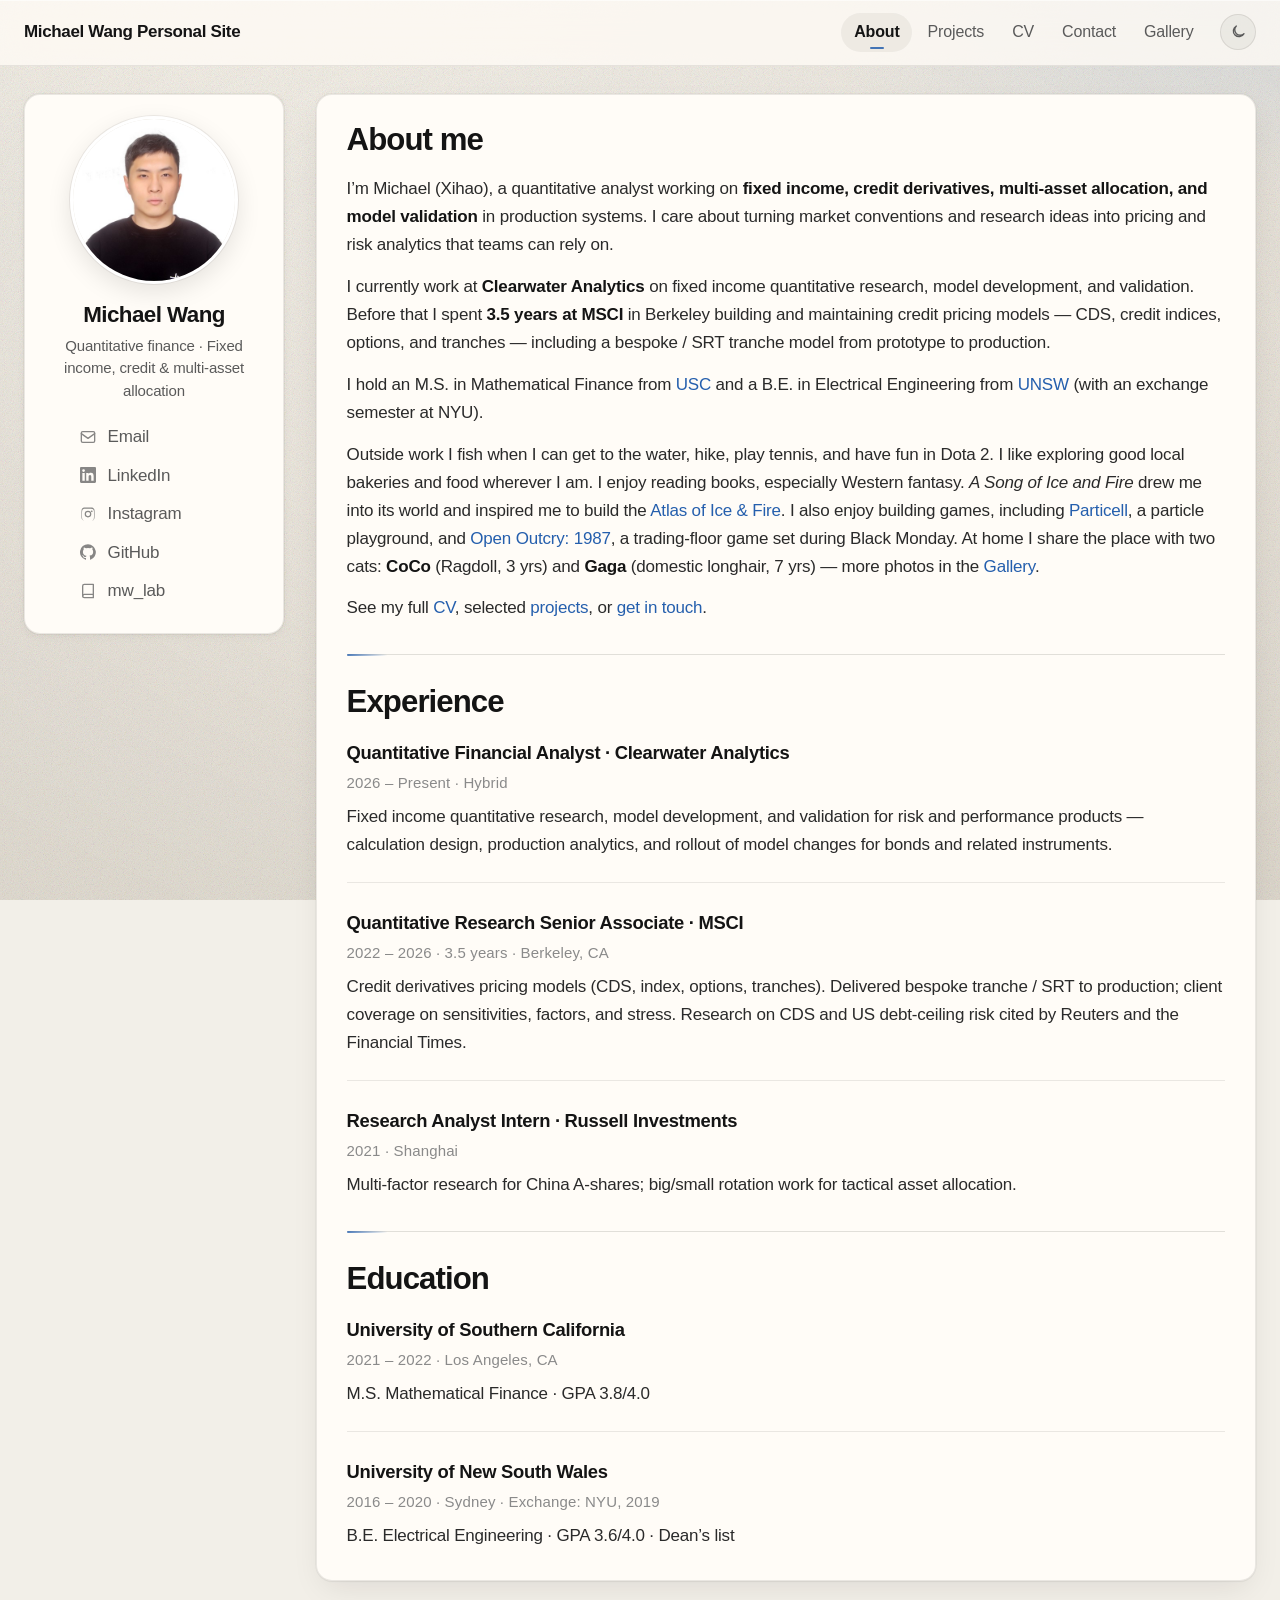
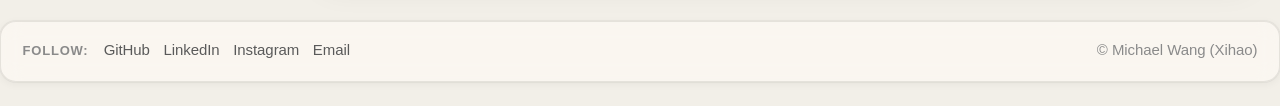
<file: index.html>
<!DOCTYPE html>
<html lang="en">
<head>
  <meta charset="UTF-8" />
  <meta name="viewport" content="width=device-width, initial-scale=1" />
  <meta name="description" content="Michael Wang (Xihao) — quantitative finance, fixed income and credit derivatives." />
  <title>Michael Wang · Personal Site</title>
  <link rel="stylesheet" href="assets/site.css" />
  <script>
    (function () {
      try {
        if (localStorage.getItem("theme") === "dark")
          document.documentElement.setAttribute("data-theme", "dark");
      } catch (e) {}
    })();
  </script>
</head>
<body>

  <nav class="topnav">
    <div class="topnav-inner">
      <a class="name" href="index.html">Michael Wang Personal Site</a>
      <div class="nav-links">
        <a class="active" href="index.html">About</a>
        <a href="projects.html">Projects</a>
        <a href="cv.html">CV</a>
        <a href="contact.html">Contact</a>
        <a href="gallery.html">Gallery</a>
      </div>
      <button type="button" class="theme-toggle" id="theme-toggle" aria-label="Toggle color theme" title="Dark mode">
        <svg class="icon-moon" viewBox="0 0 24 24" fill="none" stroke="currentColor" stroke-width="2" stroke-linecap="round" stroke-linejoin="round" aria-hidden="true">
          <path d="M21 14.5A8.5 8.5 0 1 1 9.5 3a7 7 0 0 0 11.5 11.5z"/>
        </svg>
        <svg class="icon-sun" viewBox="0 0 24 24" fill="none" stroke="currentColor" stroke-width="2" stroke-linecap="round" stroke-linejoin="round" aria-hidden="true">
          <circle cx="12" cy="12" r="4"/><path d="M12 2v2M12 20v2M4.93 4.93l1.41 1.41M17.66 17.66l1.41 1.41M2 12h2M20 12h2M4.93 19.07l1.41-1.41M17.66 6.34l1.41-1.41"/>
        </svg>
      </button>
    </div>
  </nav>

  <div class="page">
    <aside class="sidebar">
      <img class="photo" src="assets/michael.png" alt="Michael Wang" width="170" height="170" />
      <h1>Michael Wang</h1>
      <p class="tagline">
        Quantitative finance · Fixed income, credit &amp; multi-asset allocation
      </p>
      <ul class="contact-list">
        <li>
          <a href="mailto:wangxihao@hotmail.com" title="Email">
            <span class="icon" aria-hidden="true">
              <svg viewBox="0 0 24 24" fill="none" stroke="currentColor" stroke-width="2" stroke-linecap="round" stroke-linejoin="round">
                <rect x="2" y="4" width="20" height="16" rx="2"/><path d="m22 7-10 7L2 7"/>
              </svg>
            </span>
            Email
          </a>
        </li>
        <li>
          <a href="https://www.linkedin.com/in/michael-wxh/" target="_blank" rel="noopener" title="LinkedIn">
            <span class="icon" aria-hidden="true">
              <svg viewBox="0 0 24 24" fill="currentColor">
                <path d="M20.45 20.45h-3.56v-5.57c0-1.33-.02-3.04-1.85-3.04-1.85 0-2.14 1.45-2.14 2.94v5.67H9.35V9h3.41v1.56h.05c.48-.9 1.64-1.85 3.37-1.85 3.6 0 4.27 2.37 4.27 5.46v6.28zM5.34 7.43a2.06 2.06 0 1 1 0-4.12 2.06 2.06 0 0 1 0 4.12zM7.12 20.45H3.56V9h3.56v11.45zM22.23 0H1.77C.79 0 0 .77 0 1.73v20.54C0 23.23.79 24 1.77 24h20.46c.98 0 1.77-.77 1.77-1.73V1.73C24 .77 23.21 0 22.23 0z"/>
              </svg>
            </span>
            LinkedIn
          </a>
        </li>
        <li>
          <a href="https://www.instagram.com/michaelwangxh/" target="_blank" rel="noopener" title="Instagram">
            <span class="icon" aria-hidden="true">
              <svg viewBox="0 0 24 24" fill="currentColor">
                <path d="M12 2.2c3.2 0 3.6 0 4.9.1 1.2.1 1.8.2 2.2.4.6.2 1 .5 1.4.9.5.5.7.9.9 1.4.2.4.4 1.1.4 2.2.1 1.3.1 1.6.1 4.9s0 3.6-.1 4.9c-.1 1.2-.2 1.8-.4 2.2-.2.6-.5 1-.9 1.4-.5.5-.9.7-1.4.9-.4.2-1.1.4-2.2.4-1.3.1-1.6.1-4.9.1s-3.6 0-4.9-.1c-1.2-.1-1.8-.2-2.2-.4-.6-.2-1-.5-1.4-.9-.5-.5-.7-.9-.9-1.4-.2-.4-.4-1.1-.4-2.2C2.2 15.6 2.2 15.2 2.2 12s0-3.6.1-4.9c.1-1.2.2-1.8.4-2.2.2-.6.5-1 .9-1.4.5-.5.9-.7 1.4-.9.4-.2 1.1-.4 2.2-.4C8.4 2.2 8.8 2.2 12 2.2m0 1.8c-3.2 0-3.5 0-4.8.1-1 .1-1.6.2-1.9.4-.5.2-.8.4-1.1.7-.3.3-.5.6-.7 1.1-.1.4-.3.9-.4 1.9-.1 1.2-.1 1.6-.1 4.8s0 3.5.1 4.8c.1 1 .2 1.6.4 1.9.2.5.4.8.7 1.1.3.3.6.5 1.1.7.4.1.9.3 1.9.4 1.2.1 1.6.1 4.8.1s3.5 0 4.8-.1c1-.1 1.6-.2 1.9-.4.5-.2.8-.4 1.1-.7.3-.3.5-.6.7-1.1.1-.4.3-.9.4-1.9.1-1.2.1-1.6.1-4.8s0-3.5-.1-4.8c-.1-1-.2-1.6-.4-1.9-.2-.5-.4-.8-.7-1.1-.3-.3-.6-.5-1.1-.7-.4-.1-.9-.3-1.9-.4-1.2-.1-1.6-.1-4.8-.1m0 3.1a5 5 0 1 1 0 10 5 5 0 0 1 0-10m0 1.8a3.2 3.2 0 1 0 0 6.4 3.2 3.2 0 0 0 0-6.4m5.3-2.1a1.2 1.2 0 1 1 0 2.3 1.2 1.2 0 0 1 0-2.3"/>
              </svg>
            </span>
            Instagram
          </a>
        </li>
        <li>
          <a href="https://github.com/oviiy" target="_blank" rel="noopener" title="GitHub">
            <span class="icon" aria-hidden="true">
              <svg viewBox="0 0 24 24" fill="currentColor">
                <path d="M12 .3a12 12 0 0 0-3.8 23.4c.6.1.8-.3.8-.6v-2.2c-3.3.7-4-1.4-4-1.4-.5-1.4-1.3-1.8-1.3-1.8-1.1-.7.1-.7.1-.7 1.2.1 1.8 1.2 1.8 1.2 1.1 1.8 2.8 1.3 3.5 1 .1-.8.4-1.3.8-1.6-2.7-.3-5.5-1.3-5.5-6 0-1.3.5-2.4 1.2-3.2 0-.4-.5-1.6.2-3.2 0 0 1-.3 3.3 1.2a11.5 11.5 0 0 1 6 0c2.3-1.5 3.3-1.2 3.3-1.2.7 1.6.2 2.9.1 3.2.8.8 1.2 1.9 1.2 3.2 0 4.6-2.9 5.6-5.5 5.9.4.4.8 1.1.8 2.2v3.3c0 .3.2.7.8.6A12 12 0 0 0 12 .3z"/>
              </svg>
            </span>
            GitHub
          </a>
        </li>
        <li>
          <a href="https://oviiy.github.io/mw_lab/" target="_blank" rel="noopener" title="mw_lab">
            <span class="icon" aria-hidden="true">
              <svg viewBox="0 0 24 24" fill="none" stroke="currentColor" stroke-width="2" stroke-linecap="round" stroke-linejoin="round">
                <path d="M4 19.5A2.5 2.5 0 0 1 6.5 17H20"/><path d="M6.5 2H20v20H6.5A2.5 2.5 0 0 1 4 19.5v-15A2.5 2.5 0 0 1 6.5 2z"/>
              </svg>
            </span>
            mw_lab
          </a>
        </li>
      </ul>
    </aside>

    <main>
      <section>
        <h2>About me</h2>
        <p>
          I’m Michael (Xihao), a quantitative analyst working on
          <strong>fixed income, credit derivatives, multi-asset allocation, and model validation</strong>
          in production systems. I care about turning market conventions and research ideas
          into pricing and risk analytics that teams can rely on.
        </p>
        <p>
          I currently work at <strong>Clearwater Analytics</strong> on fixed income quantitative research,
          model development, and validation. Before that I spent <strong>3.5 years at MSCI</strong> in Berkeley
          building and maintaining credit pricing models — CDS, credit indices, options, and tranches —
          including a bespoke / SRT tranche model from prototype to production.
        </p>
        <p>
          I hold an M.S. in Mathematical Finance from <a href="https://www.usc.edu/" target="_blank" rel="noopener">USC</a>
          and a B.E. in Electrical Engineering from
          <a href="https://www.unsw.edu.au/" target="_blank" rel="noopener">UNSW</a>
          (with an exchange semester at NYU).
        </p>
        <p>
          Outside work I fish when I can get to the water, hike, play tennis, and have fun in Dota 2.
          I like exploring good local bakeries and food wherever I am.
          I enjoy reading books, especially Western fantasy. <em>A Song of Ice and Fire</em> drew me into its world
          and inspired me to build the
          <a href="https://oviiy.github.io/mw_lab/games/westeros-atlas/dist/" target="_blank" rel="noopener">Atlas of Ice &amp; Fire</a>.
          I also enjoy building games, including
          <a href="https://oviiy.github.io/mw_lab/games/Particell.html" target="_blank" rel="noopener">Particell</a>,
          a particle playground, and
          <a href="https://oviiy.github.io/mw_lab/games/trading-floor-87/dist/" target="_blank" rel="noopener">Open Outcry: 1987</a>,
          a trading-floor game set during Black Monday.
          At home I share the place with two cats:
          <a href="gallery.html#coco"><strong>CoCo</strong></a> (Ragdoll, 3 yrs) and
          <a href="gallery.html#gaga"><strong>Gaga</strong></a> (domestic longhair, 7 yrs) —
          more photos in the <a href="gallery.html">Gallery</a>.
        </p>
        <p>
          See my full <a href="cv.html">CV</a>, selected <a href="projects.html">projects</a>,
          or <a href="contact.html">get in touch</a>.
        </p>
      </section>

      <section>
        <h2>Experience</h2>

        <div class="job">
          <div class="job-title">Quantitative Financial Analyst · Clearwater Analytics</div>
          <div class="job-meta">2026 – Present · Hybrid</div>
          <p>
            Fixed income quantitative research, model development, and validation for risk and performance products —
            calculation design, production analytics, and rollout of model changes for bonds and related instruments.
          </p>
        </div>

        <div class="job">
          <div class="job-title">Quantitative Research Senior Associate · MSCI</div>
          <div class="job-meta">2022 – 2026 · 3.5 years · Berkeley, CA</div>
          <p>
            Credit derivatives pricing models (CDS, index, options, tranches).
            Delivered bespoke tranche / SRT to production; client coverage on sensitivities, factors, and stress.
            Research on CDS and US debt-ceiling risk cited by Reuters and the Financial Times.
          </p>
        </div>

        <div class="job">
          <div class="job-title">Research Analyst Intern · Russell Investments</div>
          <div class="job-meta">2021 · Shanghai</div>
          <p>
            Multi-factor research for China A-shares; big/small rotation work for tactical asset allocation.
          </p>
        </div>
      </section>

      <section>
        <h2>Education</h2>
        <div class="job">
          <div class="job-title">University of Southern California</div>
          <div class="job-meta">2021 – 2022 · Los Angeles, CA</div>
          <p>M.S. Mathematical Finance · GPA 3.8/4.0</p>
        </div>
        <div class="job">
          <div class="job-title">University of New South Wales</div>
          <div class="job-meta">2016 – 2020 · Sydney · Exchange: NYU, 2019</div>
          <p>B.E. Electrical Engineering · GPA 3.6/4.0 · Dean’s list</p>
        </div>
      </section>
    </main>
  </div>

  <footer>
    <div class="follow">
      <span>Follow:</span>
      <a href="https://github.com/oviiy" target="_blank" rel="noopener">GitHub</a>
      <a href="https://www.linkedin.com/in/michael-wxh/" target="_blank" rel="noopener">LinkedIn</a>
      <a href="https://www.instagram.com/michaelwangxh/" target="_blank" rel="noopener">Instagram</a>
      <a href="mailto:wangxihao@hotmail.com">Email</a>
    </div>
    <span class="sep">© Michael Wang (Xihao)</span>
  </footer>

  <script src="assets/theme.js"></script>
</body>
</html>
</file>
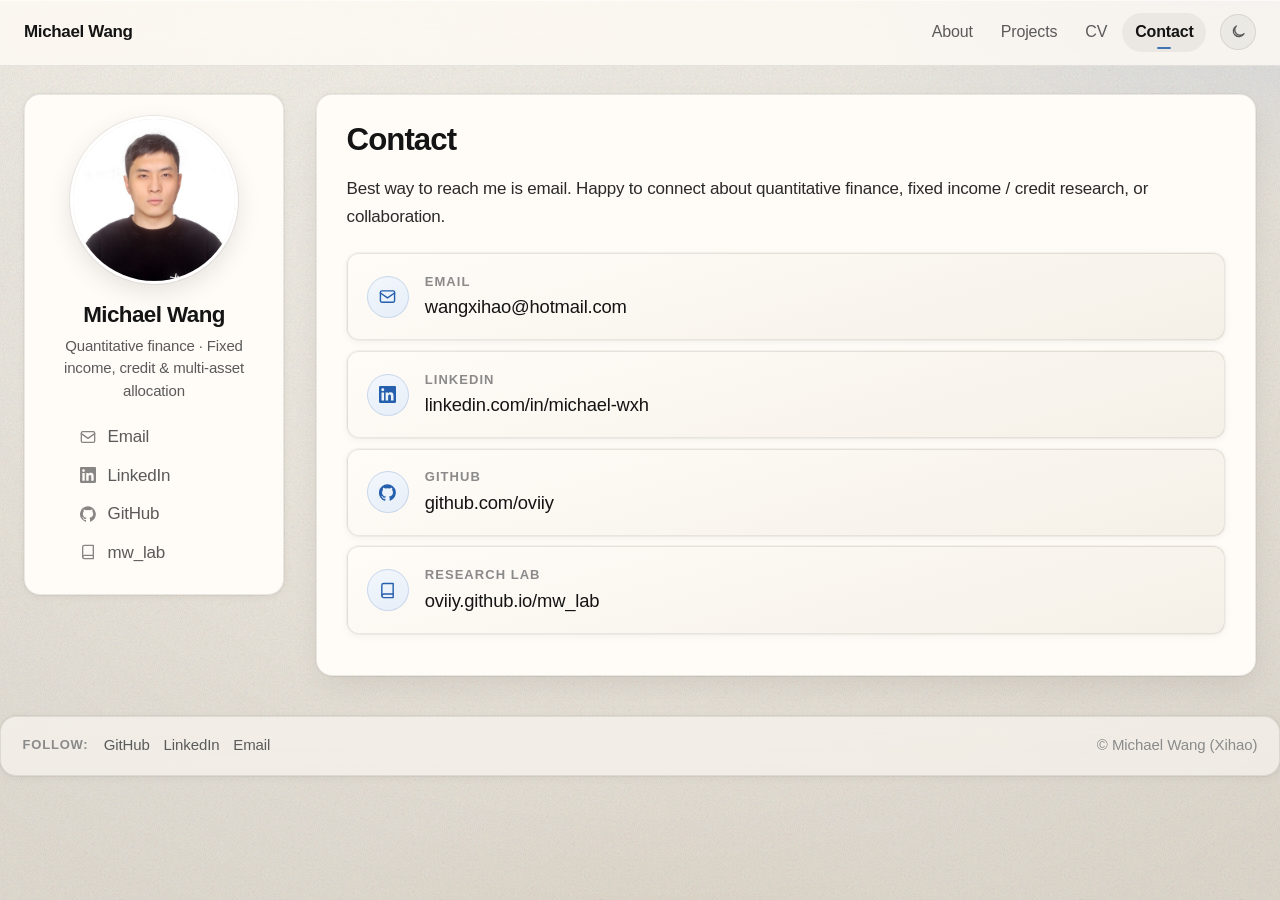
<file: contact.html>
<!DOCTYPE html>
<html lang="en">
<head>
  <meta charset="UTF-8" />
  <meta name="viewport" content="width=device-width, initial-scale=1" />
  <meta name="description" content="Contact Michael Wang (Xihao) — email, LinkedIn, GitHub." />
  <title>Contact · Michael Wang Personal Site</title>
  <link rel="stylesheet" href="assets/site.css" />
  <script>
    (function () {
      try {
        var t = localStorage.getItem("theme");
        if (
          t === "dark" ||
          (!t && window.matchMedia && matchMedia("(prefers-color-scheme: dark)").matches)
        )
          document.documentElement.setAttribute("data-theme", "dark");
      } catch (e) {}
    })();
  </script>
</head>
<body>

  <nav class="topnav">
    <div class="topnav-inner">
      <a class="name" href="index.html">Michael Wang</a>
      <div class="nav-links">
        <a href="index.html">About</a>
        <a href="projects.html">Projects</a>
        <a href="cv.html">CV</a>
        <a class="active" href="contact.html">Contact</a>
      </div>
      <button type="button" class="theme-toggle" id="theme-toggle" aria-label="Toggle color theme" title="Dark mode">
        <svg class="icon-moon" viewBox="0 0 24 24" fill="none" stroke="currentColor" stroke-width="2" stroke-linecap="round" stroke-linejoin="round" aria-hidden="true">
          <path d="M21 14.5A8.5 8.5 0 1 1 9.5 3a7 7 0 0 0 11.5 11.5z"/>
        </svg>
        <svg class="icon-sun" viewBox="0 0 24 24" fill="none" stroke="currentColor" stroke-width="2" stroke-linecap="round" stroke-linejoin="round" aria-hidden="true">
          <circle cx="12" cy="12" r="4"/><path d="M12 2v2M12 20v2M4.93 4.93l1.41 1.41M17.66 17.66l1.41 1.41M2 12h2M20 12h2M4.93 19.07l1.41-1.41M17.66 6.34l1.41-1.41"/>
        </svg>
      </button>
    </div>
  </nav>

  <div class="page">
    <aside class="sidebar">
      <img class="photo" src="assets/michael.png" alt="Michael Wang" width="170" height="170" />
      <h1>Michael Wang</h1>
      <p class="tagline">
        Quantitative finance · Fixed income, credit &amp; multi-asset allocation
      </p>
      <ul class="contact-list">
        <li>
          <a href="mailto:wangxihao@hotmail.com" title="Email">
            <span class="icon" aria-hidden="true">
              <svg viewBox="0 0 24 24" fill="none" stroke="currentColor" stroke-width="2" stroke-linecap="round" stroke-linejoin="round">
                <rect x="2" y="4" width="20" height="16" rx="2"/><path d="m22 7-10 7L2 7"/>
              </svg>
            </span>
            Email
          </a>
        </li>
        <li>
          <a href="https://www.linkedin.com/in/michael-wxh/" target="_blank" rel="noopener" title="LinkedIn">
            <span class="icon" aria-hidden="true">
              <svg viewBox="0 0 24 24" fill="currentColor">
                <path d="M20.45 20.45h-3.56v-5.57c0-1.33-.02-3.04-1.85-3.04-1.85 0-2.14 1.45-2.14 2.94v5.67H9.35V9h3.41v1.56h.05c.48-.9 1.64-1.85 3.37-1.85 3.6 0 4.27 2.37 4.27 5.46v6.28zM5.34 7.43a2.06 2.06 0 1 1 0-4.12 2.06 2.06 0 0 1 0 4.12zM7.12 20.45H3.56V9h3.56v11.45zM22.23 0H1.77C.79 0 0 .77 0 1.73v20.54C0 23.23.79 24 1.77 24h20.46c.98 0 1.77-.77 1.77-1.73V1.73C24 .77 23.21 0 22.23 0z"/>
              </svg>
            </span>
            LinkedIn
          </a>
        </li>
        <li>
          <a href="https://github.com/oviiy" target="_blank" rel="noopener" title="GitHub">
            <span class="icon" aria-hidden="true">
              <svg viewBox="0 0 24 24" fill="currentColor">
                <path d="M12 .3a12 12 0 0 0-3.8 23.4c.6.1.8-.3.8-.6v-2.2c-3.3.7-4-1.4-4-1.4-.5-1.4-1.3-1.8-1.3-1.8-1.1-.7.1-.7.1-.7 1.2.1 1.8 1.2 1.8 1.2 1.1 1.8 2.8 1.3 3.5 1 .1-.8.4-1.3.8-1.6-2.7-.3-5.5-1.3-5.5-6 0-1.3.5-2.4 1.2-3.2 0-.4-.5-1.6.2-3.2 0 0 1-.3 3.3 1.2a11.5 11.5 0 0 1 6 0c2.3-1.5 3.3-1.2 3.3-1.2.7 1.6.2 2.9.1 3.2.8.8 1.2 1.9 1.2 3.2 0 4.6-2.9 5.6-5.5 5.9.4.4.8 1.1.8 2.2v3.3c0 .3.2.7.8.6A12 12 0 0 0 12 .3z"/>
              </svg>
            </span>
            GitHub
          </a>
        </li>
        <li>
          <a href="https://oviiy.github.io/mw_lab/" target="_blank" rel="noopener" title="mw_lab">
            <span class="icon" aria-hidden="true">
              <svg viewBox="0 0 24 24" fill="none" stroke="currentColor" stroke-width="2" stroke-linecap="round" stroke-linejoin="round">
                <path d="M4 19.5A2.5 2.5 0 0 1 6.5 17H20"/><path d="M6.5 2H20v20H6.5A2.5 2.5 0 0 1 4 19.5v-15A2.5 2.5 0 0 1 6.5 2z"/>
              </svg>
            </span>
            mw_lab
          </a>
        </li>
      </ul>
    </aside>

    <main>
      <h2>Contact</h2>
      <p style="margin-bottom: 1.35rem;">
        Best way to reach me is email. Happy to connect about quantitative finance,
        fixed income / credit research, or collaboration.
      </p>

      <div class="contact-card">
        <div class="icon-lg" aria-hidden="true">
          <svg viewBox="0 0 24 24" fill="none" stroke="currentColor" stroke-width="2" stroke-linecap="round" stroke-linejoin="round">
            <rect x="2" y="4" width="20" height="16" rx="2"/><path d="m22 7-10 7L2 7"/>
          </svg>
        </div>
        <div>
          <div class="label">Email</div>
          <a class="value" href="mailto:wangxihao@hotmail.com">wangxihao@hotmail.com</a>
        </div>
      </div>

      <div class="contact-card">
        <div class="icon-lg" aria-hidden="true">
          <svg viewBox="0 0 24 24" fill="currentColor">
            <path d="M20.45 20.45h-3.56v-5.57c0-1.33-.02-3.04-1.85-3.04-1.85 0-2.14 1.45-2.14 2.94v5.67H9.35V9h3.41v1.56h.05c.48-.9 1.64-1.85 3.37-1.85 3.6 0 4.27 2.37 4.27 5.46v6.28zM5.34 7.43a2.06 2.06 0 1 1 0-4.12 2.06 2.06 0 0 1 0 4.12zM7.12 20.45H3.56V9h3.56v11.45zM22.23 0H1.77C.79 0 0 .77 0 1.73v20.54C0 23.23.79 24 1.77 24h20.46c.98 0 1.77-.77 1.77-1.73V1.73C24 .77 23.21 0 22.23 0z"/>
          </svg>
        </div>
        <div>
          <div class="label">LinkedIn</div>
          <a class="value" href="https://www.linkedin.com/in/michael-wxh/" target="_blank" rel="noopener">
            linkedin.com/in/michael-wxh
          </a>
        </div>
      </div>

      <div class="contact-card">
        <div class="icon-lg" aria-hidden="true">
          <svg viewBox="0 0 24 24" fill="currentColor">
            <path d="M12 .3a12 12 0 0 0-3.8 23.4c.6.1.8-.3.8-.6v-2.2c-3.3.7-4-1.4-4-1.4-.5-1.4-1.3-1.8-1.3-1.8-1.1-.7.1-.7.1-.7 1.2.1 1.8 1.2 1.8 1.2 1.1 1.8 2.8 1.3 3.5 1 .1-.8.4-1.3.8-1.6-2.7-.3-5.5-1.3-5.5-6 0-1.3.5-2.4 1.2-3.2 0-.4-.5-1.6.2-3.2 0 0 1-.3 3.3 1.2a11.5 11.5 0 0 1 6 0c2.3-1.5 3.3-1.2 3.3-1.2.7 1.6.2 2.9.1 3.2.8.8 1.2 1.9 1.2 3.2 0 4.6-2.9 5.6-5.5 5.9.4.4.8 1.1.8 2.2v3.3c0 .3.2.7.8.6A12 12 0 0 0 12 .3z"/>
          </svg>
        </div>
        <div>
          <div class="label">GitHub</div>
          <a class="value" href="https://github.com/oviiy" target="_blank" rel="noopener">github.com/oviiy</a>
        </div>
      </div>

      <div class="contact-card">
        <div class="icon-lg" aria-hidden="true">
          <svg viewBox="0 0 24 24" fill="none" stroke="currentColor" stroke-width="2" stroke-linecap="round" stroke-linejoin="round">
            <path d="M4 19.5A2.5 2.5 0 0 1 6.5 17H20"/><path d="M6.5 2H20v20H6.5A2.5 2.5 0 0 1 4 19.5v-15A2.5 2.5 0 0 1 6.5 2z"/>
          </svg>
        </div>
        <div>
          <div class="label">Research lab</div>
          <a class="value" href="https://oviiy.github.io/mw_lab/" target="_blank" rel="noopener">oviiy.github.io/mw_lab</a>
        </div>
      </div>
    </main>
  </div>

  <footer>
    <div class="follow">
      <span>Follow:</span>
      <a href="https://github.com/oviiy" target="_blank" rel="noopener">GitHub</a>
      <a href="https://www.linkedin.com/in/michael-wxh/" target="_blank" rel="noopener">LinkedIn</a>
      <a href="mailto:wangxihao@hotmail.com">Email</a>
    </div>
    <span class="sep">© Michael Wang (Xihao)</span>
  </footer>

  <script src="assets/theme.js"></script>
</body>
</html>
</file>
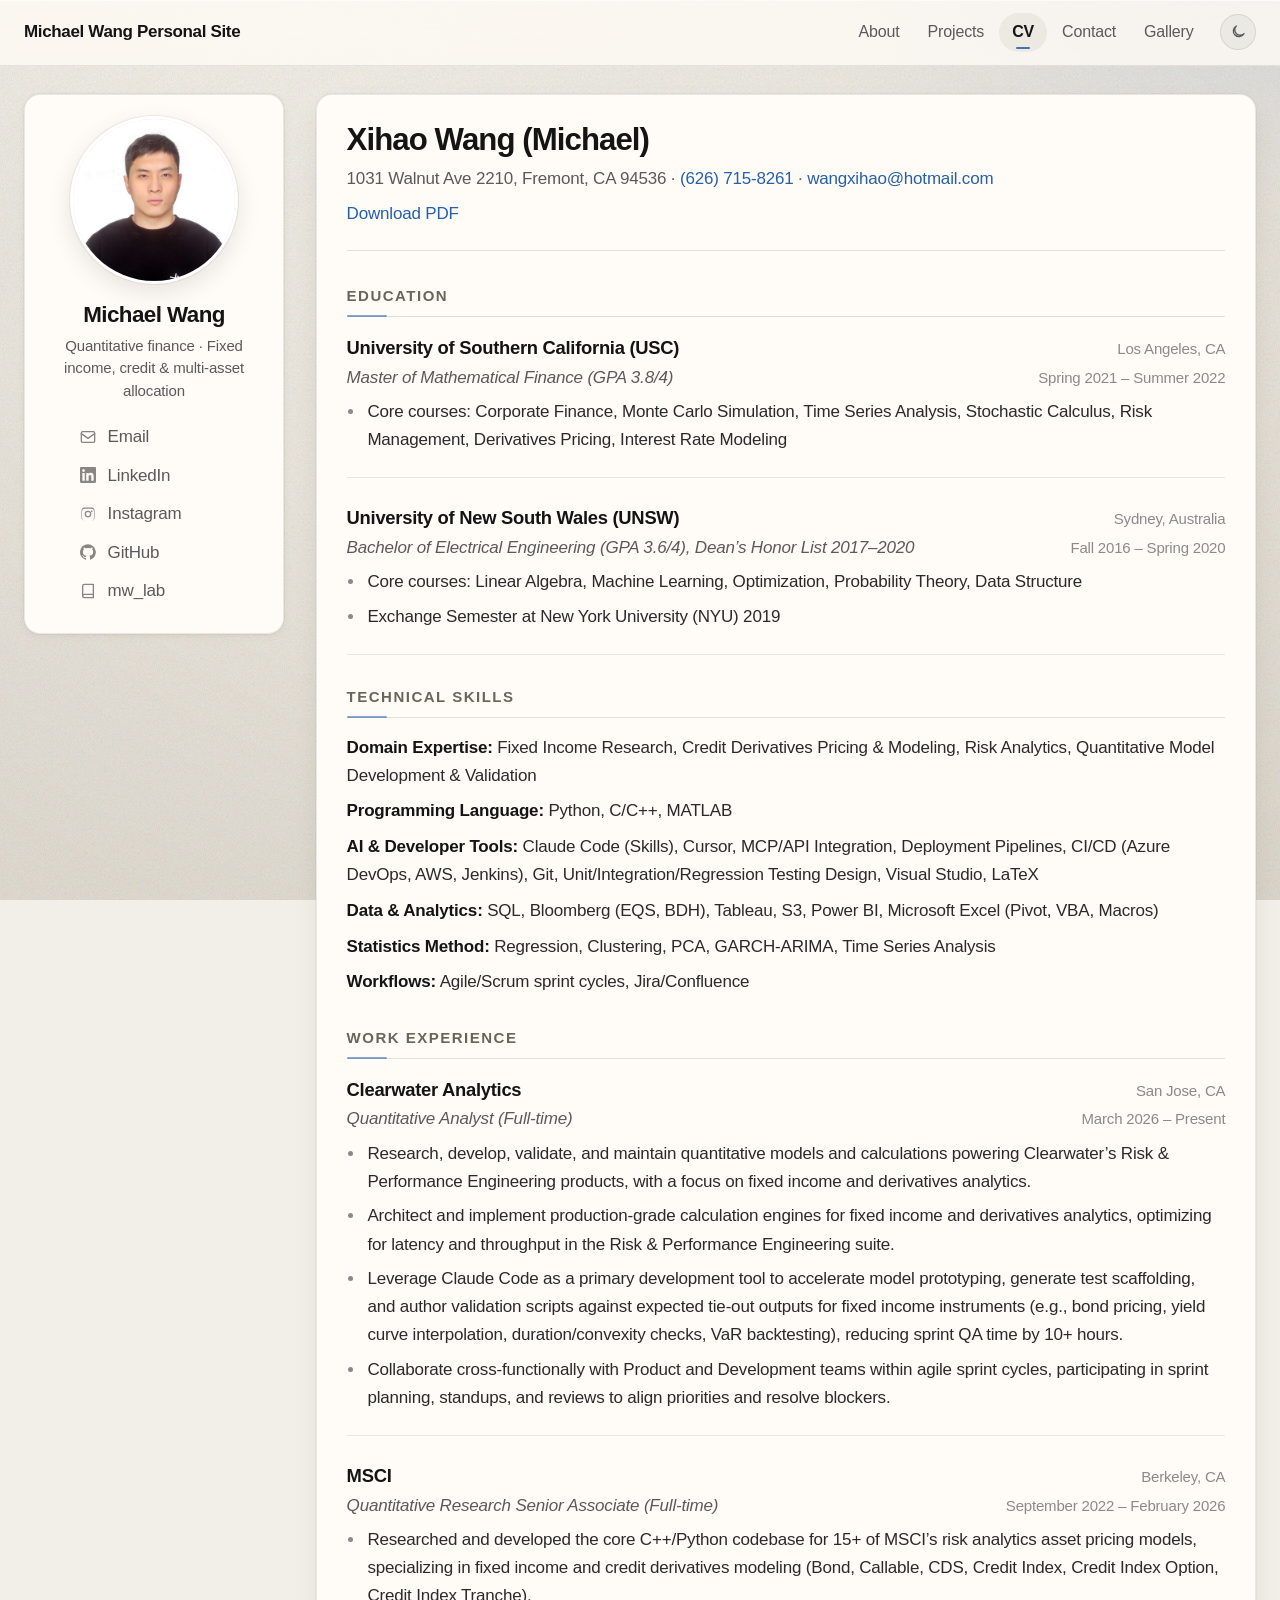
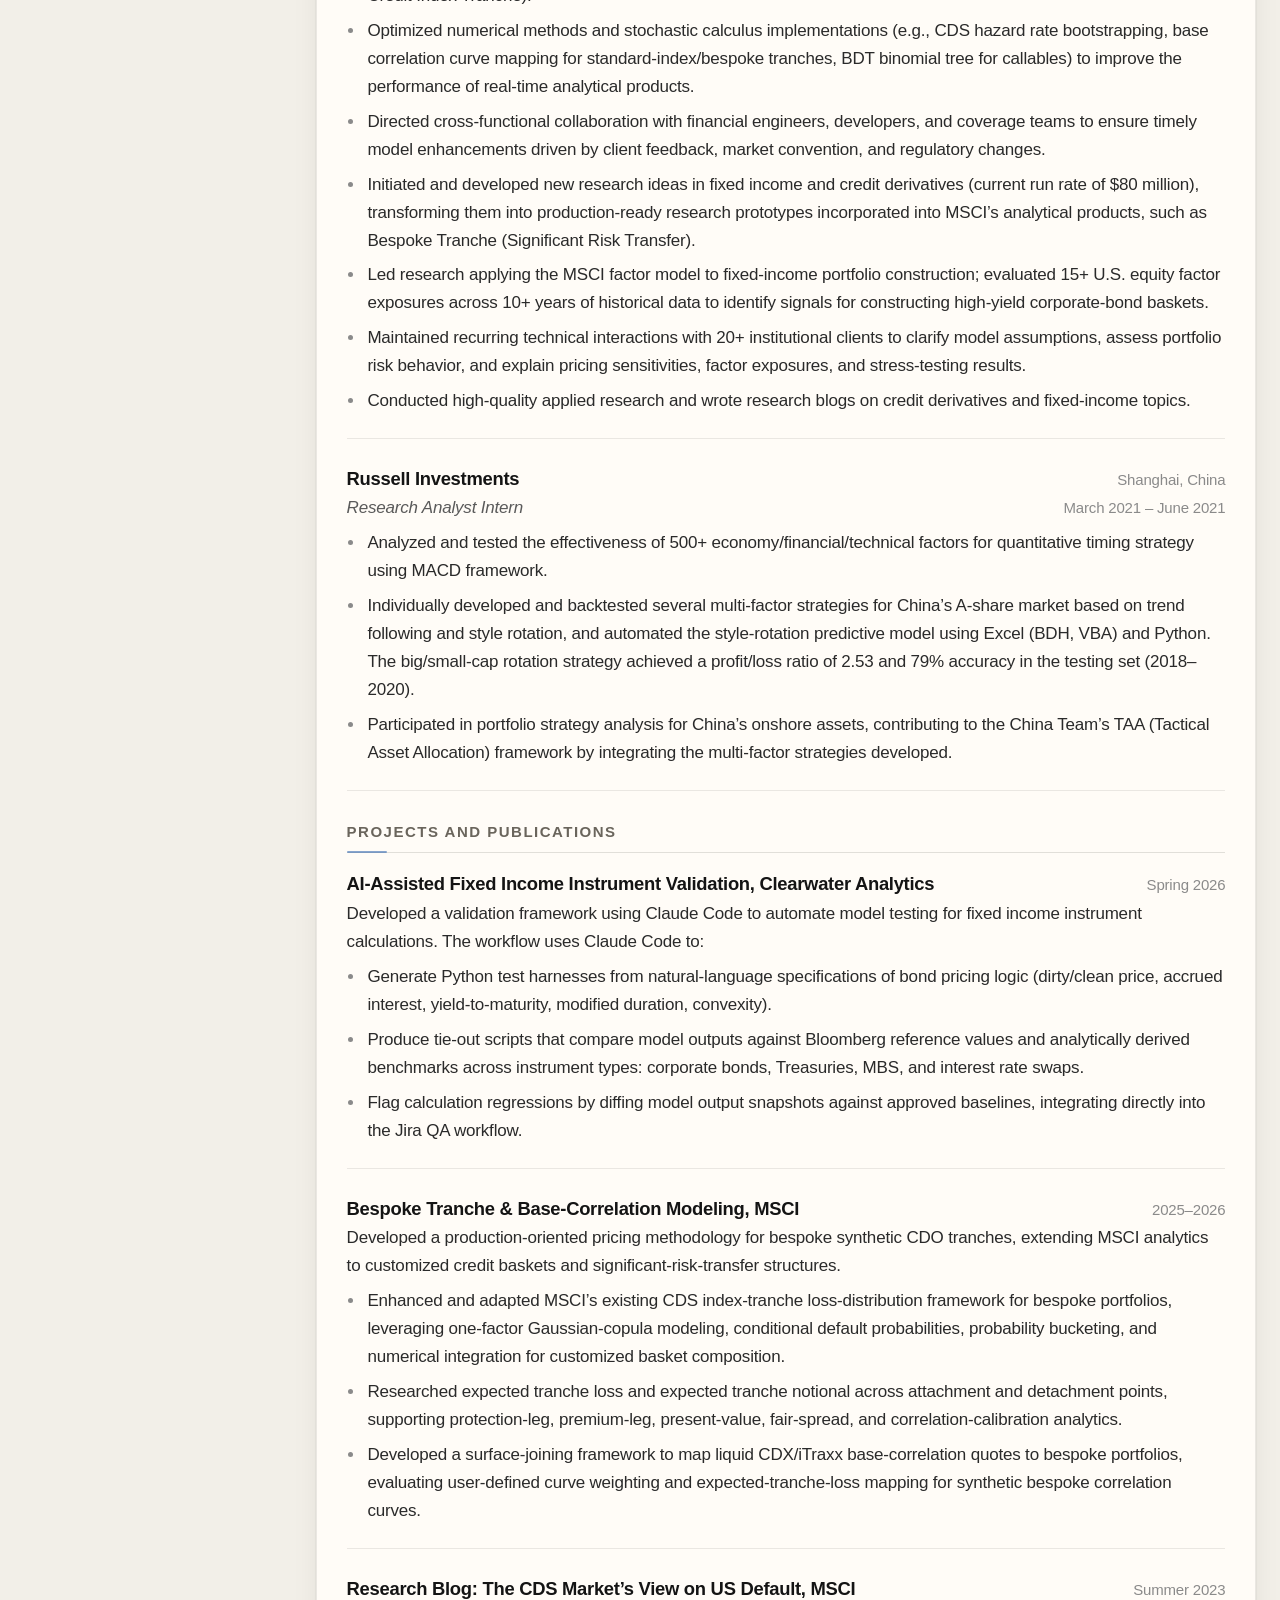
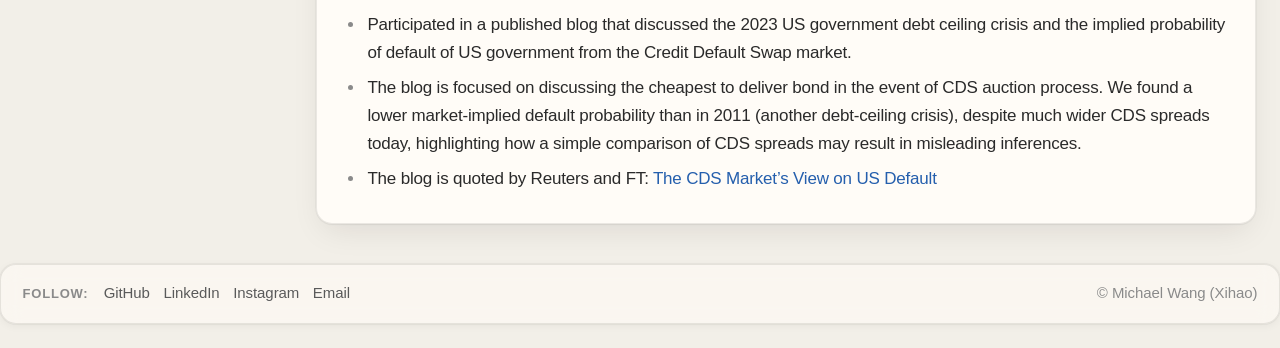
<file: cv.html>
<!DOCTYPE html>
<html lang="en">
<head>
  <meta charset="UTF-8" />
  <meta name="viewport" content="width=device-width, initial-scale=1" />
  <meta name="description" content="Curriculum Vitae — Michael Wang (Xihao Wang), quantitative finance." />
  <title>CV · Michael Wang Personal Site</title>
  <link rel="stylesheet" href="assets/site.css" />
  <script>
    (function () {
      try {
        if (localStorage.getItem("theme") === "dark")
          document.documentElement.setAttribute("data-theme", "dark");
      } catch (e) {}
    })();
  </script>
</head>
<body>

  <nav class="topnav">
    <div class="topnav-inner">
      <a class="name" href="index.html">Michael Wang Personal Site</a>
      <div class="nav-links">
        <a href="index.html">About</a>
        <a href="projects.html">Projects</a>
        <a class="active" href="cv.html">CV</a>
        <a href="contact.html">Contact</a>
        <a href="gallery.html">Gallery</a>
      </div>
      <button type="button" class="theme-toggle" id="theme-toggle" aria-label="Toggle color theme" title="Dark mode">
        <svg class="icon-moon" viewBox="0 0 24 24" fill="none" stroke="currentColor" stroke-width="2" stroke-linecap="round" stroke-linejoin="round" aria-hidden="true">
          <path d="M21 14.5A8.5 8.5 0 1 1 9.5 3a7 7 0 0 0 11.5 11.5z"/>
        </svg>
        <svg class="icon-sun" viewBox="0 0 24 24" fill="none" stroke="currentColor" stroke-width="2" stroke-linecap="round" stroke-linejoin="round" aria-hidden="true">
          <circle cx="12" cy="12" r="4"/><path d="M12 2v2M12 20v2M4.93 4.93l1.41 1.41M17.66 17.66l1.41 1.41M2 12h2M20 12h2M4.93 19.07l1.41-1.41M17.66 6.34l1.41-1.41"/>
        </svg>
      </button>
    </div>
  </nav>

  <div class="page">
    <aside class="sidebar">
      <img class="photo" src="assets/michael.png" alt="Michael Wang" width="170" height="170" />
      <h1>Michael Wang</h1>
      <p class="tagline">
        Quantitative finance · Fixed income, credit &amp; multi-asset allocation
      </p>
      <ul class="contact-list">
        <li>
          <a href="mailto:wangxihao@hotmail.com" title="Email">
            <span class="icon" aria-hidden="true">
              <svg viewBox="0 0 24 24" fill="none" stroke="currentColor" stroke-width="2" stroke-linecap="round" stroke-linejoin="round">
                <rect x="2" y="4" width="20" height="16" rx="2"/><path d="m22 7-10 7L2 7"/>
              </svg>
            </span>
            Email
          </a>
        </li>
        <li>
          <a href="https://www.linkedin.com/in/michael-wxh/" target="_blank" rel="noopener" title="LinkedIn">
            <span class="icon" aria-hidden="true">
              <svg viewBox="0 0 24 24" fill="currentColor">
                <path d="M20.45 20.45h-3.56v-5.57c0-1.33-.02-3.04-1.85-3.04-1.85 0-2.14 1.45-2.14 2.94v5.67H9.35V9h3.41v1.56h.05c.48-.9 1.64-1.85 3.37-1.85 3.6 0 4.27 2.37 4.27 5.46v6.28zM5.34 7.43a2.06 2.06 0 1 1 0-4.12 2.06 2.06 0 0 1 0 4.12zM7.12 20.45H3.56V9h3.56v11.45zM22.23 0H1.77C.79 0 0 .77 0 1.73v20.54C0 23.23.79 24 1.77 24h20.46c.98 0 1.77-.77 1.77-1.73V1.73C24 .77 23.21 0 22.23 0z"/>
              </svg>
            </span>
            LinkedIn
          </a>
        </li>
        <li>
          <a href="https://www.instagram.com/michaelwangxh/" target="_blank" rel="noopener" title="Instagram">
            <span class="icon" aria-hidden="true">
              <svg viewBox="0 0 24 24" fill="currentColor">
                <path d="M12 2.2c3.2 0 3.6 0 4.9.1 1.2.1 1.8.2 2.2.4.6.2 1 .5 1.4.9.5.5.7.9.9 1.4.2.4.4 1.1.4 2.2.1 1.3.1 1.6.1 4.9s0 3.6-.1 4.9c-.1 1.2-.2 1.8-.4 2.2-.2.6-.5 1-.9 1.4-.5.5-.9.7-1.4.9-.4.2-1.1.4-2.2.4-1.3.1-1.6.1-4.9.1s-3.6 0-4.9-.1c-1.2-.1-1.8-.2-2.2-.4-.6-.2-1-.5-1.4-.9-.5-.5-.7-.9-.9-1.4-.2-.4-.4-1.1-.4-2.2C2.2 15.6 2.2 15.2 2.2 12s0-3.6.1-4.9c.1-1.2.2-1.8.4-2.2.2-.6.5-1 .9-1.4.5-.5.9-.7 1.4-.9.4-.2 1.1-.4 2.2-.4C8.4 2.2 8.8 2.2 12 2.2m0 1.8c-3.2 0-3.5 0-4.8.1-1 .1-1.6.2-1.9.4-.5.2-.8.4-1.1.7-.3.3-.5.6-.7 1.1-.1.4-.3.9-.4 1.9-.1 1.2-.1 1.6-.1 4.8s0 3.5.1 4.8c.1 1 .2 1.6.4 1.9.2.5.4.8.7 1.1.3.3.6.5 1.1.7.4.1.9.3 1.9.4 1.2.1 1.6.1 4.8.1s3.5 0 4.8-.1c1-.1 1.6-.2 1.9-.4.5-.2.8-.4 1.1-.7.3-.3.5-.6.7-1.1.1-.4.3-.9.4-1.9.1-1.2.1-1.6.1-4.8s0-3.5-.1-4.8c-.1-1-.2-1.6-.4-1.9-.2-.5-.4-.8-.7-1.1-.3-.3-.6-.5-1.1-.7-.4-.1-.9-.3-1.9-.4-1.2-.1-1.6-.1-4.8-.1m0 3.1a5 5 0 1 1 0 10 5 5 0 0 1 0-10m0 1.8a3.2 3.2 0 1 0 0 6.4 3.2 3.2 0 0 0 0-6.4m5.3-2.1a1.2 1.2 0 1 1 0 2.3 1.2 1.2 0 0 1 0-2.3"/>
              </svg>
            </span>
            Instagram
          </a>
        </li>
        <li>
          <a href="https://github.com/oviiy" target="_blank" rel="noopener" title="GitHub">
            <span class="icon" aria-hidden="true">
              <svg viewBox="0 0 24 24" fill="currentColor">
                <path d="M12 .3a12 12 0 0 0-3.8 23.4c.6.1.8-.3.8-.6v-2.2c-3.3.7-4-1.4-4-1.4-.5-1.4-1.3-1.8-1.3-1.8-1.1-.7.1-.7.1-.7 1.2.1 1.8 1.2 1.8 1.2 1.1 1.8 2.8 1.3 3.5 1 .1-.8.4-1.3.8-1.6-2.7-.3-5.5-1.3-5.5-6 0-1.3.5-2.4 1.2-3.2 0-.4-.5-1.6.2-3.2 0 0 1-.3 3.3 1.2a11.5 11.5 0 0 1 6 0c2.3-1.5 3.3-1.2 3.3-1.2.7 1.6.2 2.9.1 3.2.8.8 1.2 1.9 1.2 3.2 0 4.6-2.9 5.6-5.5 5.9.4.4.8 1.1.8 2.2v3.3c0 .3.2.7.8.6A12 12 0 0 0 12 .3z"/>
              </svg>
            </span>
            GitHub
          </a>
        </li>
        <li>
          <a href="https://oviiy.github.io/mw_lab/" target="_blank" rel="noopener" title="mw_lab">
            <span class="icon" aria-hidden="true">
              <svg viewBox="0 0 24 24" fill="none" stroke="currentColor" stroke-width="2" stroke-linecap="round" stroke-linejoin="round">
                <path d="M4 19.5A2.5 2.5 0 0 1 6.5 17H20"/><path d="M6.5 2H20v20H6.5A2.5 2.5 0 0 1 4 19.5v-15A2.5 2.5 0 0 1 6.5 2z"/>
              </svg>
            </span>
            mw_lab
          </a>
        </li>
      </ul>
    </aside>

    <main>
      <div class="cv-header">
        <h2>Xihao Wang (Michael)</h2>
        <p class="cv-contact-line">
          1031 Walnut Ave 2210, Fremont, CA 94536 ·
          <a href="tel:+16267158261">(626) 715-8261</a> ·
          <a href="mailto:wangxihao@hotmail.com">wangxihao@hotmail.com</a>
        </p>
        <p class="cv-contact-line" style="margin-top: 0.45rem;">
          <a href="assets/CV_26_MW.pdf" download>Download PDF</a>
        </p>
      </div>

      <!-- EDUCATION -->
      <h3 class="cv-section-title">Education</h3>

      <div class="cv-block">
        <div class="cv-row">
          <div class="cv-org">University of Southern California (USC)</div>
          <div class="cv-loc">Los Angeles, CA</div>
        </div>
        <div class="cv-row">
          <div class="cv-role">Master of Mathematical Finance (GPA 3.8/4)</div>
          <div class="cv-loc">Spring 2021 – Summer 2022</div>
        </div>
        <ul class="bullets">
          <li>
            Core courses: Corporate Finance, Monte Carlo Simulation, Time Series Analysis,
            Stochastic Calculus, Risk Management, Derivatives Pricing, Interest Rate Modeling
          </li>
        </ul>
      </div>

      <div class="cv-block">
        <div class="cv-row">
          <div class="cv-org">University of New South Wales (UNSW)</div>
          <div class="cv-loc">Sydney, Australia</div>
        </div>
        <div class="cv-row">
          <div class="cv-role">Bachelor of Electrical Engineering (GPA 3.6/4), Dean’s Honor List 2017–2020</div>
          <div class="cv-loc">Fall 2016 – Spring 2020</div>
        </div>
        <ul class="bullets">
          <li>
            Core courses: Linear Algebra, Machine Learning, Optimization, Probability Theory, Data Structure
          </li>
          <li>Exchange Semester at New York University (NYU) 2019</li>
        </ul>
      </div>

      <!-- TECHNICAL SKILLS -->
      <h3 class="cv-section-title">Technical Skills</h3>
      <ul class="skills-list">
        <li>
          <strong>Domain Expertise:</strong>
          Fixed Income Research, Credit Derivatives Pricing &amp; Modeling, Risk Analytics,
          Quantitative Model Development &amp; Validation
        </li>
        <li><strong>Programming Language:</strong> Python, C/C++, MATLAB</li>
        <li>
          <strong>AI &amp; Developer Tools:</strong>
          Claude Code (Skills), Cursor, MCP/API Integration, Deployment Pipelines,
          CI/CD (Azure DevOps, AWS, Jenkins), Git, Unit/Integration/Regression Testing Design,
          Visual Studio, LaTeX
        </li>
        <li>
          <strong>Data &amp; Analytics:</strong>
          SQL, Bloomberg (EQS, BDH), Tableau, S3, Power BI, Microsoft Excel (Pivot, VBA, Macros)
        </li>
        <li>
          <strong>Statistics Method:</strong>
          Regression, Clustering, PCA, GARCH-ARIMA, Time Series Analysis
        </li>
        <li><strong>Workflows:</strong> Agile/Scrum sprint cycles, Jira/Confluence</li>
      </ul>

      <!-- WORK EXPERIENCE -->
      <h3 class="cv-section-title">Work Experience</h3>

      <div class="cv-block">
        <div class="cv-row">
          <div class="cv-org">Clearwater Analytics</div>
          <div class="cv-loc">San Jose, CA</div>
        </div>
        <div class="cv-row">
          <div class="cv-role">Quantitative Analyst (Full-time)</div>
          <div class="cv-loc">March 2026 – Present</div>
        </div>
        <ul class="bullets">
          <li>
            Research, develop, validate, and maintain quantitative models and calculations powering
            Clearwater’s Risk &amp; Performance Engineering products, with a focus on fixed income
            and derivatives analytics.
          </li>
          <li>
            Architect and implement production-grade calculation engines for fixed income and
            derivatives analytics, optimizing for latency and throughput in the Risk &amp; Performance
            Engineering suite.
          </li>
          <li>
            Leverage Claude Code as a primary development tool to accelerate model prototyping,
            generate test scaffolding, and author validation scripts against expected tie-out
            outputs for fixed income instruments (e.g., bond pricing, yield curve interpolation,
            duration/convexity checks, VaR backtesting), reducing sprint QA time by 10+ hours.
          </li>
          <li>
            Collaborate cross-functionally with Product and Development teams within agile sprint
            cycles, participating in sprint planning, standups, and reviews to align priorities and
            resolve blockers.
          </li>
        </ul>
      </div>

      <div class="cv-block">
        <div class="cv-row">
          <div class="cv-org">MSCI</div>
          <div class="cv-loc">Berkeley, CA</div>
        </div>
        <div class="cv-row">
          <div class="cv-role">Quantitative Research Senior Associate (Full-time)</div>
          <div class="cv-loc">September 2022 – February 2026</div>
        </div>
        <ul class="bullets">
          <li>
            Researched and developed the core C++/Python codebase for 15+ of MSCI’s risk analytics
            asset pricing models, specializing in fixed income and credit derivatives modeling
            (Bond, Callable, CDS, Credit Index, Credit Index Option, Credit Index Tranche).
          </li>
          <li>
            Optimized numerical methods and stochastic calculus implementations
            (e.g., CDS hazard rate bootstrapping, base correlation curve mapping for
            standard-index/bespoke tranches, BDT binomial tree for callables) to improve the
            performance of real-time analytical products.
          </li>
          <li>
            Directed cross-functional collaboration with financial engineers, developers, and coverage
            teams to ensure timely model enhancements driven by client feedback, market convention,
            and regulatory changes.
          </li>
          <li>
            Initiated and developed new research ideas in fixed income and credit derivatives
            (current run rate of $80 million), transforming them into production-ready research
            prototypes incorporated into MSCI’s analytical products, such as Bespoke Tranche
            (Significant Risk Transfer).
          </li>
          <li>
            Led research applying the MSCI factor model to fixed-income portfolio construction;
            evaluated 15+ U.S. equity factor exposures across 10+ years of historical data to
            identify signals for constructing high-yield corporate-bond baskets.
          </li>
          <li>
            Maintained recurring technical interactions with 20+ institutional clients to clarify
            model assumptions, assess portfolio risk behavior, and explain pricing sensitivities,
            factor exposures, and stress-testing results.
          </li>
          <li>
            Conducted high-quality applied research and wrote research blogs on credit derivatives
            and fixed-income topics.
          </li>
        </ul>
      </div>

      <div class="cv-block">
        <div class="cv-row">
          <div class="cv-org">Russell Investments</div>
          <div class="cv-loc">Shanghai, China</div>
        </div>
        <div class="cv-row">
          <div class="cv-role">Research Analyst Intern</div>
          <div class="cv-loc">March 2021 – June 2021</div>
        </div>
        <ul class="bullets">
          <li>
            Analyzed and tested the effectiveness of 500+ economy/financial/technical factors for
            quantitative timing strategy using MACD framework.
          </li>
          <li>
            Individually developed and backtested several multi-factor strategies for China’s A-share
            market based on trend following and style rotation, and automated the style-rotation
            predictive model using Excel (BDH, VBA) and Python. The big/small-cap rotation strategy
            achieved a profit/loss ratio of 2.53 and 79% accuracy in the testing set (2018–2020).
          </li>
          <li>
            Participated in portfolio strategy analysis for China’s onshore assets, contributing to
            the China Team’s TAA (Tactical Asset Allocation) framework by integrating the multi-factor
            strategies developed.
          </li>
        </ul>
      </div>

      <!-- PROJECTS AND PUBLICATIONS -->
      <h3 class="cv-section-title">Projects and Publications</h3>

      <div class="cv-block">
        <div class="cv-row">
          <div class="cv-org">AI-Assisted Fixed Income Instrument Validation, Clearwater Analytics</div>
          <div class="cv-loc">Spring 2026</div>
        </div>
        <p>
          Developed a validation framework using Claude Code to automate model testing for fixed
          income instrument calculations. The workflow uses Claude Code to:
        </p>
        <ul class="bullets">
          <li>
            Generate Python test harnesses from natural-language specifications of bond pricing logic
            (dirty/clean price, accrued interest, yield-to-maturity, modified duration, convexity).
          </li>
          <li>
            Produce tie-out scripts that compare model outputs against Bloomberg reference values and
            analytically derived benchmarks across instrument types: corporate bonds, Treasuries, MBS,
            and interest rate swaps.
          </li>
          <li>
            Flag calculation regressions by diffing model output snapshots against approved baselines,
            integrating directly into the Jira QA workflow.
          </li>
        </ul>
      </div>

      <div class="cv-block">
        <div class="cv-row">
          <div class="cv-org">Bespoke Tranche &amp; Base-Correlation Modeling, MSCI</div>
          <div class="cv-loc">2025–2026</div>
        </div>
        <p>
          Developed a production-oriented pricing methodology for bespoke synthetic CDO tranches,
          extending MSCI analytics to customized credit baskets and significant-risk-transfer structures.
        </p>
        <ul class="bullets">
          <li>
            Enhanced and adapted MSCI’s existing CDS index-tranche loss-distribution framework for
            bespoke portfolios, leveraging one-factor Gaussian-copula modeling, conditional default
            probabilities, probability bucketing, and numerical integration for customized basket composition.
          </li>
          <li>
            Researched expected tranche loss and expected tranche notional across attachment and
            detachment points, supporting protection-leg, premium-leg, present-value, fair-spread,
            and correlation-calibration analytics.
          </li>
          <li>
            Developed a surface-joining framework to map liquid CDX/iTraxx base-correlation quotes
            to bespoke portfolios, evaluating user-defined curve weighting and expected-tranche-loss
            mapping for synthetic bespoke correlation curves.
          </li>
        </ul>
      </div>

      <div class="cv-block">
        <div class="cv-row">
          <div class="cv-org">Research Blog: The CDS Market’s View on US Default, MSCI</div>
          <div class="cv-loc">Summer 2023</div>
        </div>
        <ul class="bullets">
          <li>
            Participated in a published blog that discussed the 2023 US government debt ceiling crisis
            and the implied probability of default of US government from the Credit Default Swap market.
          </li>
          <li>
            The blog is focused on discussing the cheapest to deliver bond in the event of CDS auction
            process. We found a lower market-implied default probability than in 2011 (another
            debt-ceiling crisis), despite much wider CDS spreads today, highlighting how a simple
            comparison of CDS spreads may result in misleading inferences.
          </li>
          <li>
            The blog is quoted by Reuters and FT:
            <a href="http://michael-wang-msci.com" target="_blank" rel="noopener">The CDS Market’s View on US Default</a>
          </li>
        </ul>
      </div>
    </main>
  </div>

  <footer>
    <div class="follow">
      <span>Follow:</span>
      <a href="https://github.com/oviiy" target="_blank" rel="noopener">GitHub</a>
      <a href="https://www.linkedin.com/in/michael-wxh/" target="_blank" rel="noopener">LinkedIn</a>
      <a href="https://www.instagram.com/michaelwangxh/" target="_blank" rel="noopener">Instagram</a>
      <a href="mailto:wangxihao@hotmail.com">Email</a>
    </div>
    <span class="sep">© Michael Wang (Xihao)</span>
  </footer>

  <script src="assets/theme.js"></script>
</body>
</html>
</file>
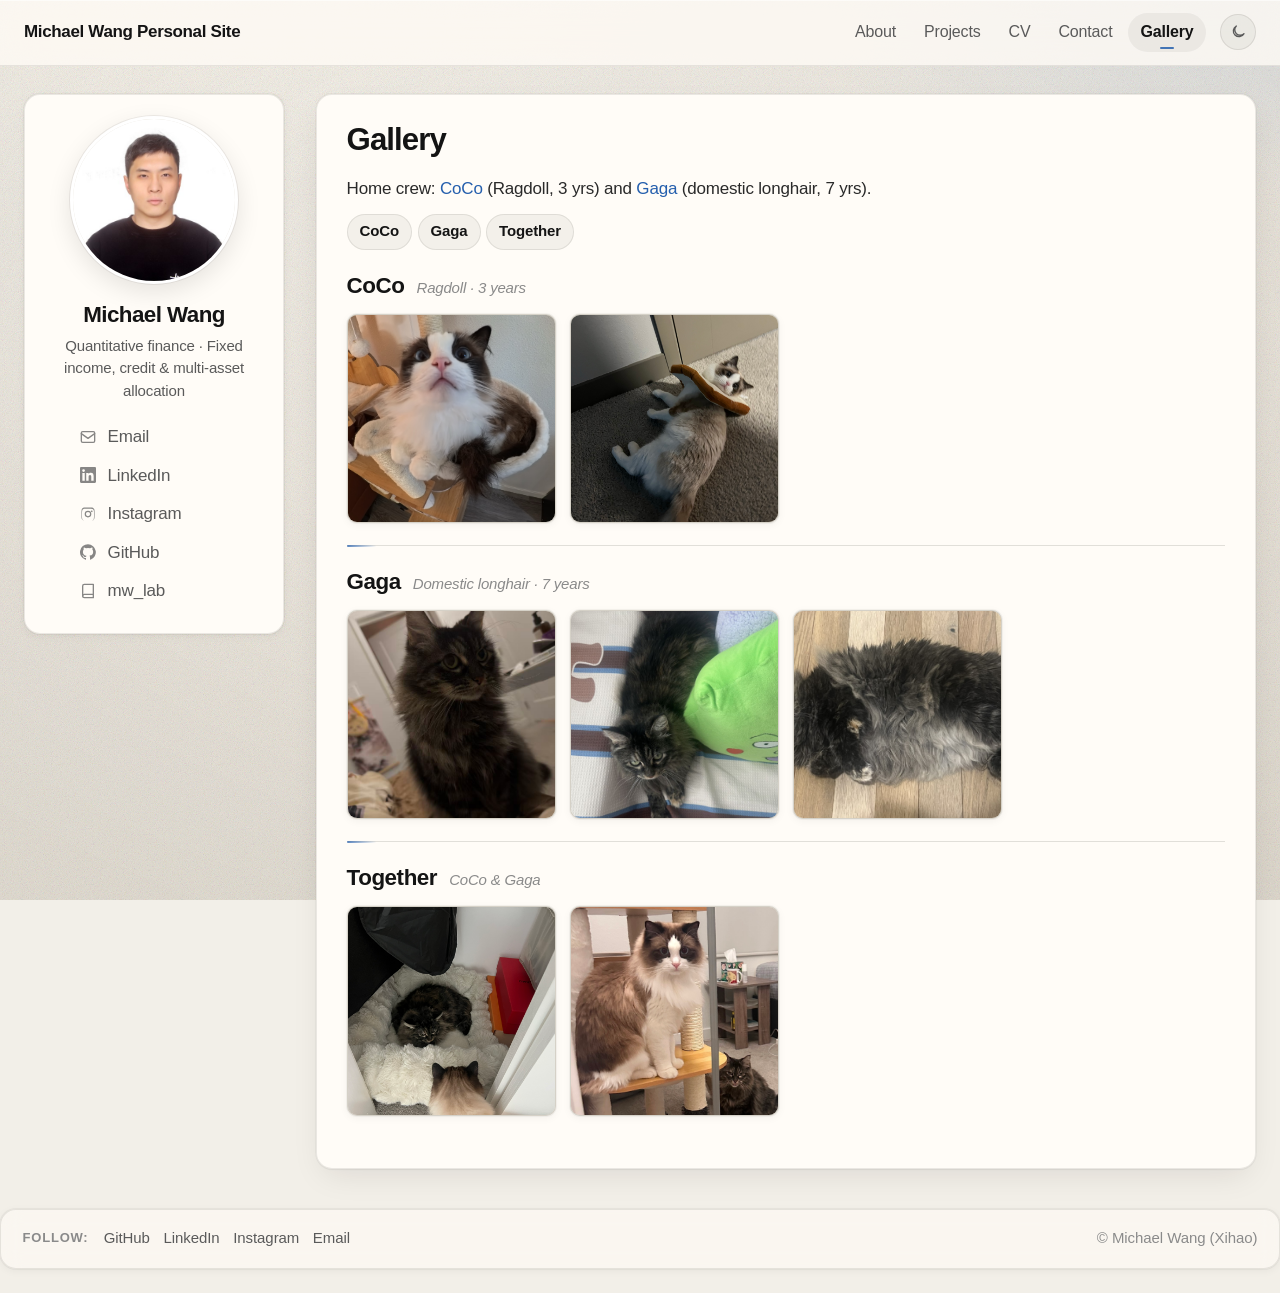
<file: gallery.html>
<!DOCTYPE html>
<html lang="en">
<head>
  <meta charset="UTF-8" />
  <meta name="viewport" content="width=device-width, initial-scale=1" />
  <meta name="description" content="Cat gallery — CoCo (Ragdoll) and Gaga (domestic longhair), Michael Wang personal site." />
  <title>Gallery · Michael Wang Personal Site</title>
  <link rel="stylesheet" href="assets/site.css" />
  <script>
    (function () {
      try {
        if (localStorage.getItem("theme") === "dark")
          document.documentElement.setAttribute("data-theme", "dark");
      } catch (e) {}
    })();
  </script>
</head>
<body>

  <nav class="topnav">
    <div class="topnav-inner">
      <a class="name" href="index.html">Michael Wang Personal Site</a>
      <div class="nav-links">
        <a href="index.html">About</a>
        <a href="projects.html">Projects</a>
        <a href="cv.html">CV</a>
        <a href="contact.html">Contact</a>
        <a class="active" href="gallery.html">Gallery</a>
      </div>
      <button type="button" class="theme-toggle" id="theme-toggle" aria-label="Toggle color theme" title="Dark mode">
        <svg class="icon-moon" viewBox="0 0 24 24" fill="none" stroke="currentColor" stroke-width="2" stroke-linecap="round" stroke-linejoin="round" aria-hidden="true">
          <path d="M21 14.5A8.5 8.5 0 1 1 9.5 3a7 7 0 0 0 11.5 11.5z"/>
        </svg>
        <svg class="icon-sun" viewBox="0 0 24 24" fill="none" stroke="currentColor" stroke-width="2" stroke-linecap="round" stroke-linejoin="round" aria-hidden="true">
          <circle cx="12" cy="12" r="4"/><path d="M12 2v2M12 20v2M4.93 4.93l1.41 1.41M17.66 17.66l1.41 1.41M2 12h2M20 12h2M4.93 19.07l1.41-1.41M17.66 6.34l1.41-1.41"/>
        </svg>
      </button>
    </div>
  </nav>

  <div class="page">
    <aside class="sidebar">
      <img class="photo" src="assets/michael.png" alt="Michael Wang" width="170" height="170" />
      <h1>Michael Wang</h1>
      <p class="tagline">
        Quantitative finance · Fixed income, credit &amp; multi-asset allocation
      </p>
      <ul class="contact-list">
        <li>
          <a href="mailto:wangxihao@hotmail.com" title="Email">
            <span class="icon" aria-hidden="true">
              <svg viewBox="0 0 24 24" fill="none" stroke="currentColor" stroke-width="2" stroke-linecap="round" stroke-linejoin="round">
                <rect x="2" y="4" width="20" height="16" rx="2"/><path d="m22 7-10 7L2 7"/>
              </svg>
            </span>
            Email
          </a>
        </li>
        <li>
          <a href="https://www.linkedin.com/in/michael-wxh/" target="_blank" rel="noopener" title="LinkedIn">
            <span class="icon" aria-hidden="true">
              <svg viewBox="0 0 24 24" fill="currentColor">
                <path d="M20.45 20.45h-3.56v-5.57c0-1.33-.02-3.04-1.85-3.04-1.85 0-2.14 1.45-2.14 2.94v5.67H9.35V9h3.41v1.56h.05c.48-.9 1.64-1.85 3.37-1.85 3.6 0 4.27 2.37 4.27 5.46v6.28zM5.34 7.43a2.06 2.06 0 1 1 0-4.12 2.06 2.06 0 0 1 0 4.12zM7.12 20.45H3.56V9h3.56v11.45zM22.23 0H1.77C.79 0 0 .77 0 1.73v20.54C0 23.23.79 24 1.77 24h20.46c.98 0 1.77-.77 1.77-1.73V1.73C24 .77 23.21 0 22.23 0z"/>
              </svg>
            </span>
            LinkedIn
          </a>
        </li>
        <li>
          <a href="https://www.instagram.com/michaelwangxh/" target="_blank" rel="noopener" title="Instagram">
            <span class="icon" aria-hidden="true">
              <svg viewBox="0 0 24 24" fill="currentColor">
                <path d="M12 2.2c3.2 0 3.6 0 4.9.1 1.2.1 1.8.2 2.2.4.6.2 1 .5 1.4.9.5.5.7.9.9 1.4.2.4.4 1.1.4 2.2.1 1.3.1 1.6.1 4.9s0 3.6-.1 4.9c-.1 1.2-.2 1.8-.4 2.2-.2.6-.5 1-.9 1.4-.5.5-.9.7-1.4.9-.4.2-1.1.4-2.2.4-1.3.1-1.6.1-4.9.1s-3.6 0-4.9-.1c-1.2-.1-1.8-.2-2.2-.4-.6-.2-1-.5-1.4-.9-.5-.5-.7-.9-.9-1.4-.2-.4-.4-1.1-.4-2.2C2.2 15.6 2.2 15.2 2.2 12s0-3.6.1-4.9c.1-1.2.2-1.8.4-2.2.2-.6.5-1 .9-1.4.5-.5.9-.7 1.4-.9.4-.2 1.1-.4 2.2-.4C8.4 2.2 8.8 2.2 12 2.2m0 1.8c-3.2 0-3.5 0-4.8.1-1 .1-1.6.2-1.9.4-.5.2-.8.4-1.1.7-.3.3-.5.6-.7 1.1-.1.4-.3.9-.4 1.9-.1 1.2-.1 1.6-.1 4.8s0 3.5.1 4.8c.1 1 .2 1.6.4 1.9.2.5.4.8.7 1.1.3.3.6.5 1.1.7.4.1.9.3 1.9.4 1.2.1 1.6.1 4.8.1s3.5 0 4.8-.1c1-.1 1.6-.2 1.9-.4.5-.2.8-.4 1.1-.7.3-.3.5-.6.7-1.1.1-.4.3-.9.4-1.9.1-1.2.1-1.6.1-4.8s0-3.5-.1-4.8c-.1-1-.2-1.6-.4-1.9-.2-.5-.4-.8-.7-1.1-.3-.3-.6-.5-1.1-.7-.4-.1-.9-.3-1.9-.4-1.2-.1-1.6-.1-4.8-.1m0 3.1a5 5 0 1 1 0 10 5 5 0 0 1 0-10m0 1.8a3.2 3.2 0 1 0 0 6.4 3.2 3.2 0 0 0 0-6.4m5.3-2.1a1.2 1.2 0 1 1 0 2.3 1.2 1.2 0 0 1 0-2.3"/>
              </svg>
            </span>
            Instagram
          </a>
        </li>
        <li>
          <a href="https://github.com/oviiy" target="_blank" rel="noopener" title="GitHub">
            <span class="icon" aria-hidden="true">
              <svg viewBox="0 0 24 24" fill="currentColor">
                <path d="M12 .3a12 12 0 0 0-3.8 23.4c.6.1.8-.3.8-.6v-2.2c-3.3.7-4-1.4-4-1.4-.5-1.4-1.3-1.8-1.3-1.8-1.1-.7.1-.7.1-.7 1.2.1 1.8 1.2 1.8 1.2 1.1 1.8 2.8 1.3 3.5 1 .1-.8.4-1.3.8-1.6-2.7-.3-5.5-1.3-5.5-6 0-1.3.5-2.4 1.2-3.2 0-.4-.5-1.6.2-3.2 0 0 1-.3 3.3 1.2a11.5 11.5 0 0 1 6 0c2.3-1.5 3.3-1.2 3.3-1.2.7 1.6.2 2.9.1 3.2.8.8 1.2 1.9 1.2 3.2 0 4.6-2.9 5.6-5.5 5.9.4.4.8 1.1.8 2.2v3.3c0 .3.2.7.8.6A12 12 0 0 0 12 .3z"/>
              </svg>
            </span>
            GitHub
          </a>
        </li>
        <li>
          <a href="https://oviiy.github.io/mw_lab/" target="_blank" rel="noopener" title="mw_lab">
            <span class="icon" aria-hidden="true">
              <svg viewBox="0 0 24 24" fill="none" stroke="currentColor" stroke-width="2" stroke-linecap="round" stroke-linejoin="round">
                <path d="M4 19.5A2.5 2.5 0 0 1 6.5 17H20"/><path d="M6.5 2H20v20H6.5A2.5 2.5 0 0 1 4 19.5v-15A2.5 2.5 0 0 1 6.5 2z"/>
              </svg>
            </span>
            mw_lab
          </a>
        </li>
      </ul>
    </aside>

    <main class="gallery-main">
      <h2>Gallery</h2>
      <p class="gallery-intro">
        Home crew:
        <a href="#coco">CoCo</a> (Ragdoll, 3 yrs) and
        <a href="#gaga">Gaga</a> (domestic longhair, 7 yrs).
      </p>

      <div class="gallery-jump">
        <a class="gallery-chip" href="#coco">CoCo</a>
        <a class="gallery-chip" href="#gaga">Gaga</a>
        <a class="gallery-chip" href="#together">Together</a>
      </div>

      <section class="gallery-section" id="coco">
        <div class="gallery-section-head">
          <h3>CoCo</h3>
          <p class="gallery-meta">Ragdoll · 3 years</p>
        </div>
        <div class="gallery-grid" data-cat="coco">
          <button type="button" class="gallery-item" data-full="assets/cats/coco/coco-01.jpg" data-caption="CoCo">
            <img src="assets/cats/coco/coco-01.jpg" alt="CoCo the Ragdoll on the cat tree" loading="lazy" />
            <span class="gallery-cap">CoCo</span>
          </button>
          <button type="button" class="gallery-item" data-full="assets/cats/coco/coco-02.jpg" data-caption="CoCo">
            <img src="assets/cats/coco/coco-02.jpg" alt="CoCo with a bread-shaped collar" loading="lazy" />
            <span class="gallery-cap">CoCo</span>
          </button>
        </div>
      </section>

      <section class="gallery-section" id="gaga">
        <div class="gallery-section-head">
          <h3>Gaga</h3>
          <p class="gallery-meta">Domestic longhair · 7 years</p>
        </div>
        <div class="gallery-grid" data-cat="gaga">
          <button type="button" class="gallery-item" data-full="assets/cats/gaga/gaga-01.jpg" data-caption="Gaga">
            <img src="assets/cats/gaga/gaga-01.jpg" alt="Gaga looking up" loading="lazy" />
            <span class="gallery-cap">Gaga</span>
          </button>
          <button type="button" class="gallery-item" data-full="assets/cats/gaga/gaga-02.jpg" data-caption="Gaga">
            <img src="assets/cats/gaga/gaga-02.jpg" alt="Gaga on a play mat" loading="lazy" />
            <span class="gallery-cap">Gaga</span>
          </button>
          <button type="button" class="gallery-item" data-full="assets/cats/gaga/gaga-03.jpg" data-caption="Gaga">
            <img src="assets/cats/gaga/gaga-03.jpg" alt="Gaga stretched out on the floor" loading="lazy" />
            <span class="gallery-cap">Gaga</span>
          </button>
        </div>
      </section>

      <section class="gallery-section" id="together">
        <div class="gallery-section-head">
          <h3>Together</h3>
          <p class="gallery-meta">CoCo &amp; Gaga</p>
        </div>
        <div class="gallery-grid" data-cat="together">
          <button type="button" class="gallery-item" data-full="assets/cats/together/together-01.jpg" data-caption="CoCo &amp; Gaga">
            <img src="assets/cats/together/together-01.jpg" alt="Gaga in a fluffy bed with CoCo nearby" loading="lazy" />
            <span class="gallery-cap">Both</span>
          </button>
          <button type="button" class="gallery-item" data-full="assets/cats/together/together-02.jpg" data-caption="CoCo &amp; Gaga">
            <img src="assets/cats/together/together-02.jpg" alt="CoCo on the cat tree and Gaga on the floor" loading="lazy" />
            <span class="gallery-cap">Both</span>
          </button>
        </div>
      </section>
    </main>
  </div>

  <div class="lightbox" id="lightbox" hidden>
    <button type="button" class="lightbox-backdrop" data-close aria-label="Close"></button>
    <div class="lightbox-dialog" role="dialog" aria-modal="true" aria-label="Photo">
      <button type="button" class="lightbox-close" data-close aria-label="Close photo">×</button>
      <img class="lightbox-img" id="lightbox-img" alt="" />
      <p class="lightbox-cap" id="lightbox-cap"></p>
    </div>
  </div>

  <footer>
    <div class="follow">
      <span>Follow:</span>
      <a href="https://github.com/oviiy" target="_blank" rel="noopener">GitHub</a>
      <a href="https://www.linkedin.com/in/michael-wxh/" target="_blank" rel="noopener">LinkedIn</a>
      <a href="https://www.instagram.com/michaelwangxh/" target="_blank" rel="noopener">Instagram</a>
      <a href="mailto:wangxihao@hotmail.com">Email</a>
    </div>
    <span class="sep">© Michael Wang (Xihao)</span>
  </footer>

  <script src="assets/theme.js"></script>
  <script>
    (function () {
      var box = document.getElementById("lightbox");
      var img = document.getElementById("lightbox-img");
      var cap = document.getElementById("lightbox-cap");
      if (!box || !img) return;

      function openLb(src, alt, caption) {
        img.src = src;
        img.alt = alt || "";
        cap.textContent = caption || "";
        box.hidden = false;
        document.body.classList.add("lightbox-open");
        box.querySelector(".lightbox-close").focus();
      }
      function closeLb() {
        box.hidden = true;
        document.body.classList.remove("lightbox-open");
        img.removeAttribute("src");
      }

      document.querySelectorAll(".gallery-item").forEach(function (btn) {
        btn.addEventListener("click", function () {
          var full = btn.getAttribute("data-full");
          var thumb = btn.querySelector("img");
          openLb(
            full || (thumb && thumb.src),
            thumb ? thumb.alt : "",
            btn.getAttribute("data-caption") || ""
          );
        });
      });

      box.querySelectorAll("[data-close]").forEach(function (el) {
        el.addEventListener("click", closeLb);
      });
      document.addEventListener("keydown", function (e) {
        if (e.key === "Escape" && !box.hidden) closeLb();
      });
    })();
  </script>
</body>
</html>
</file>
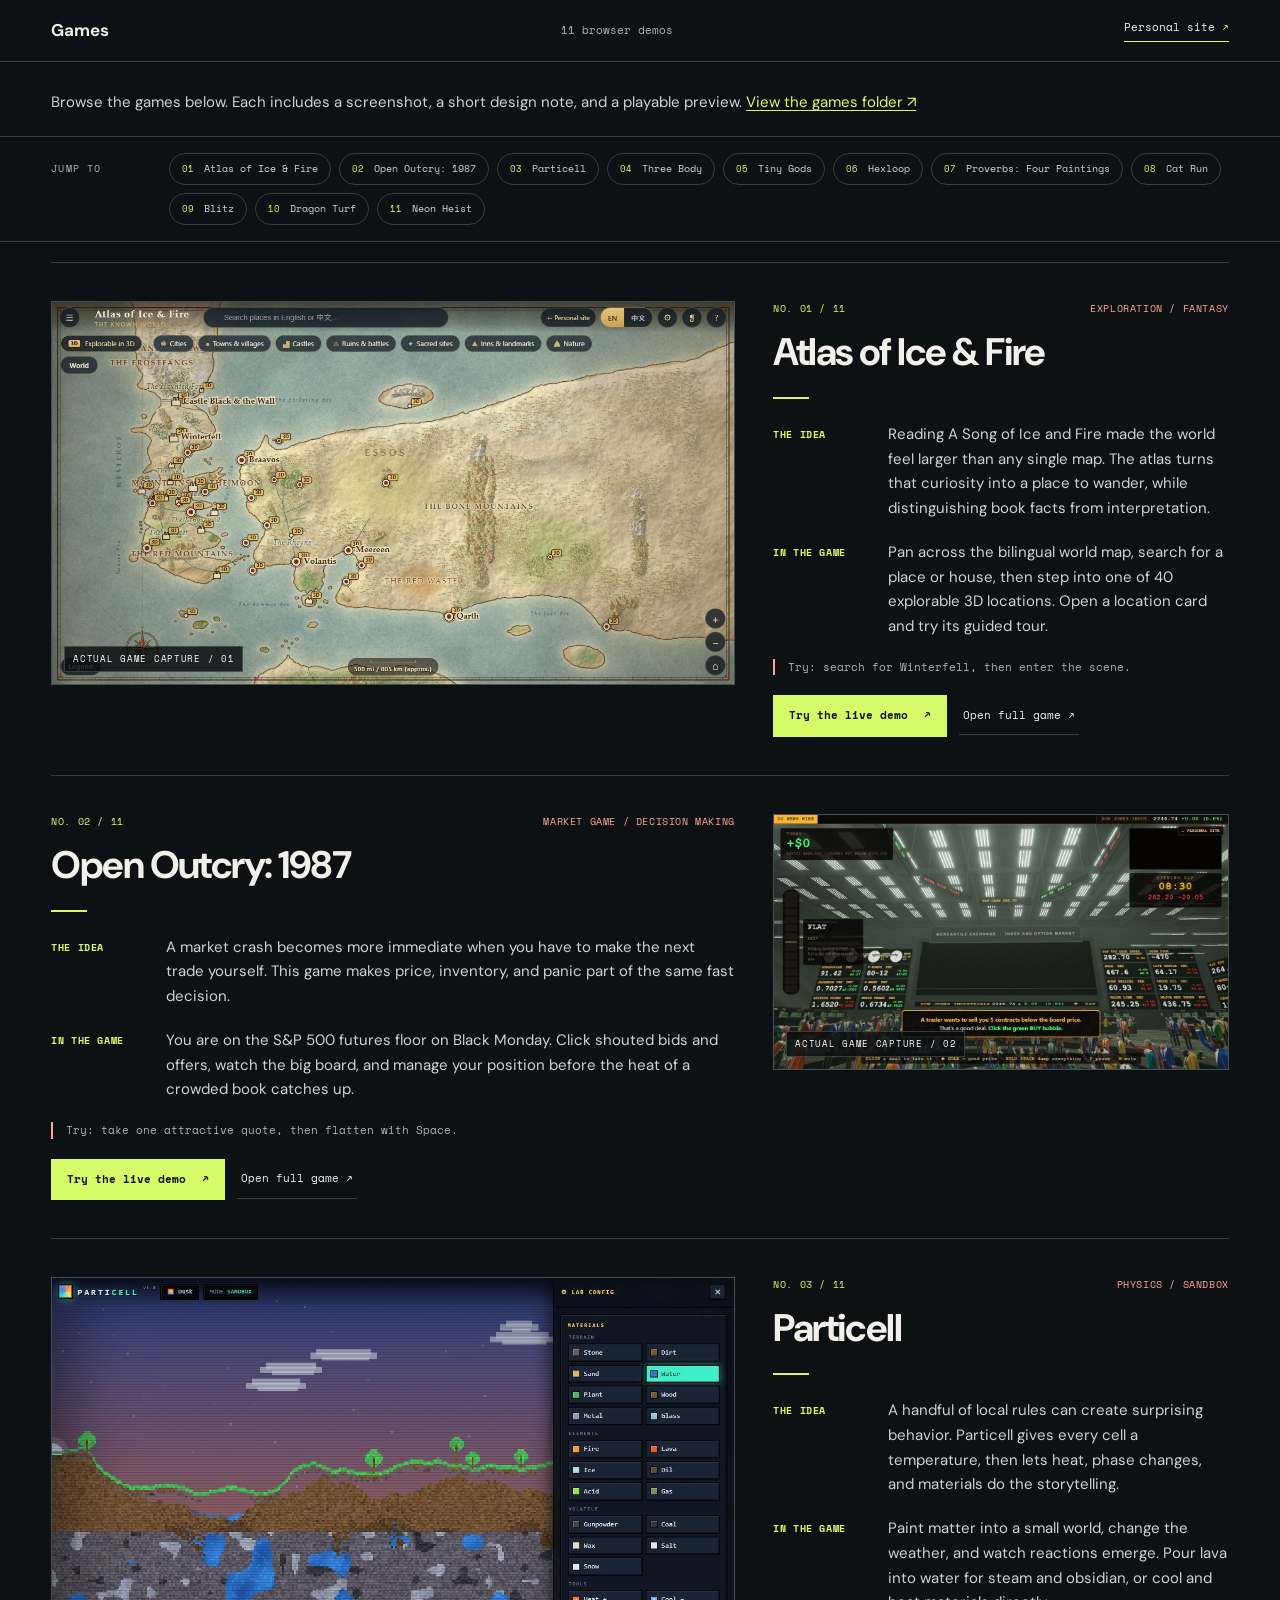
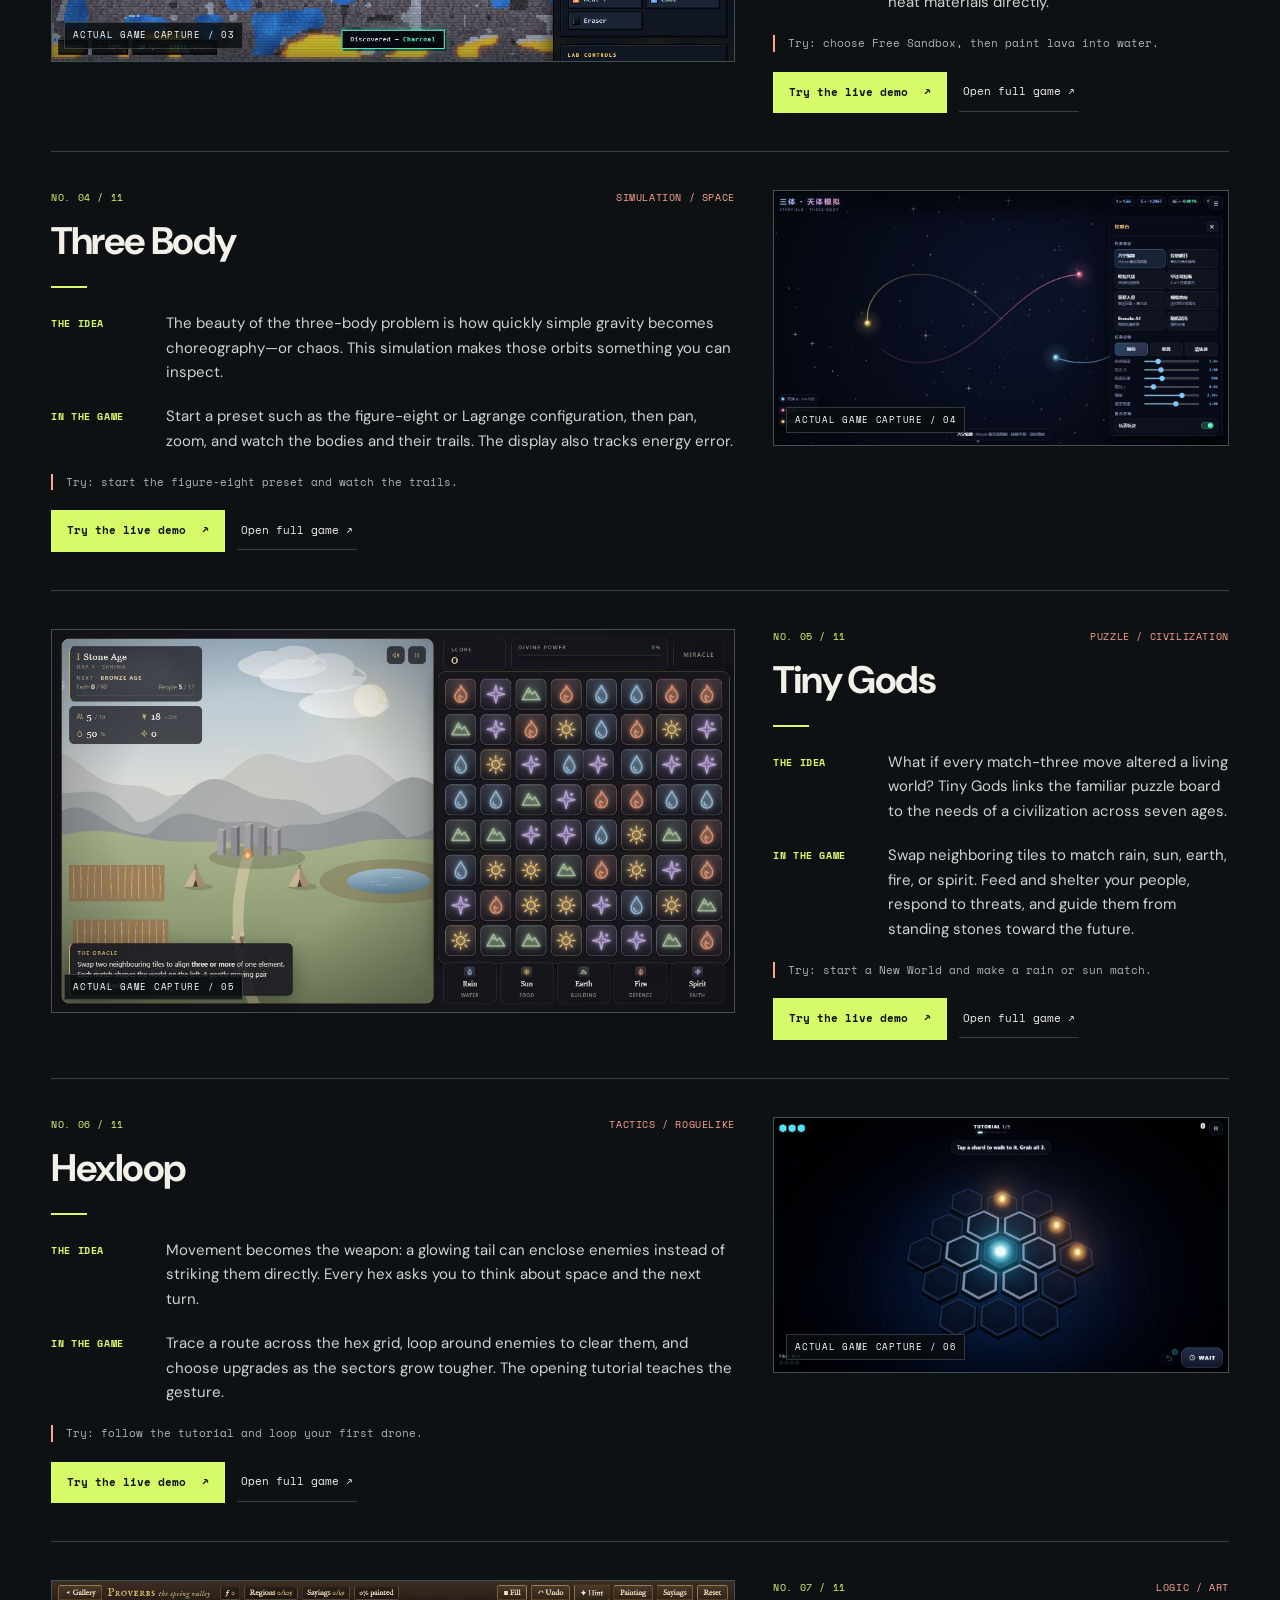
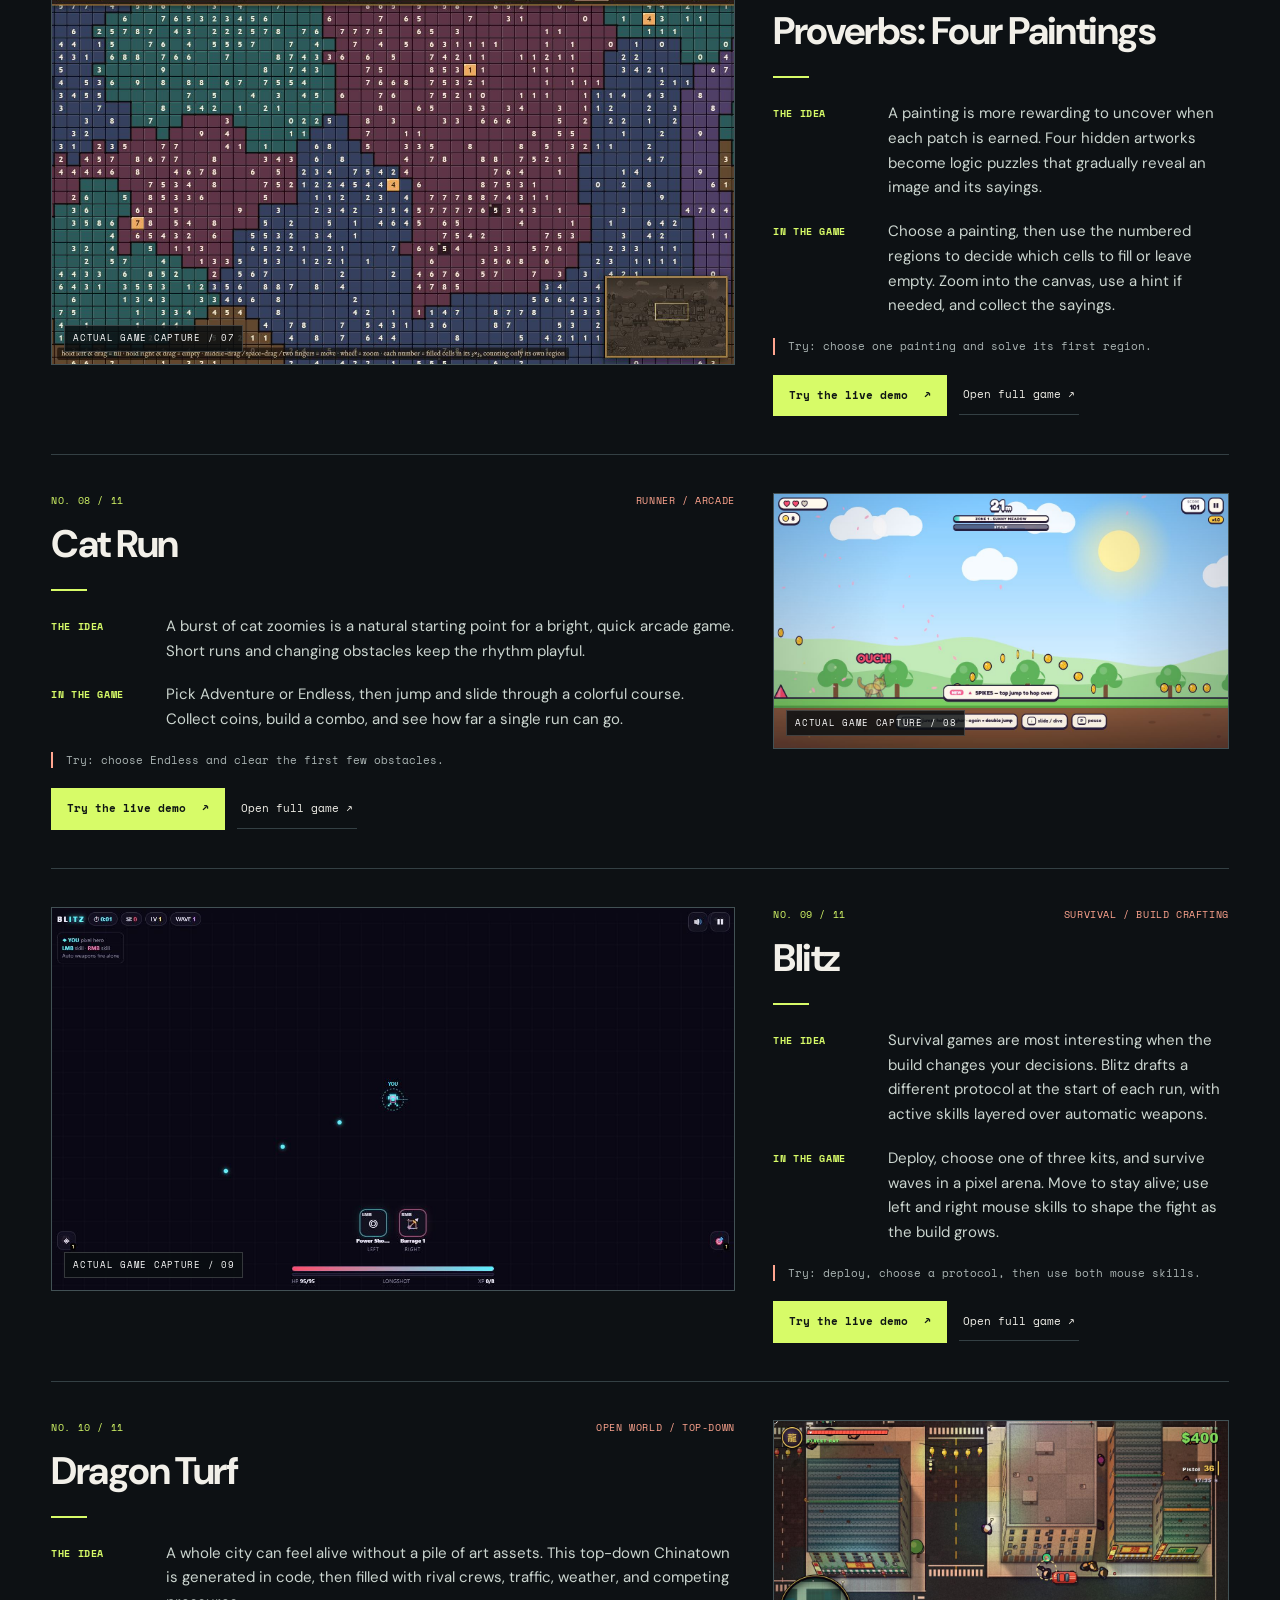
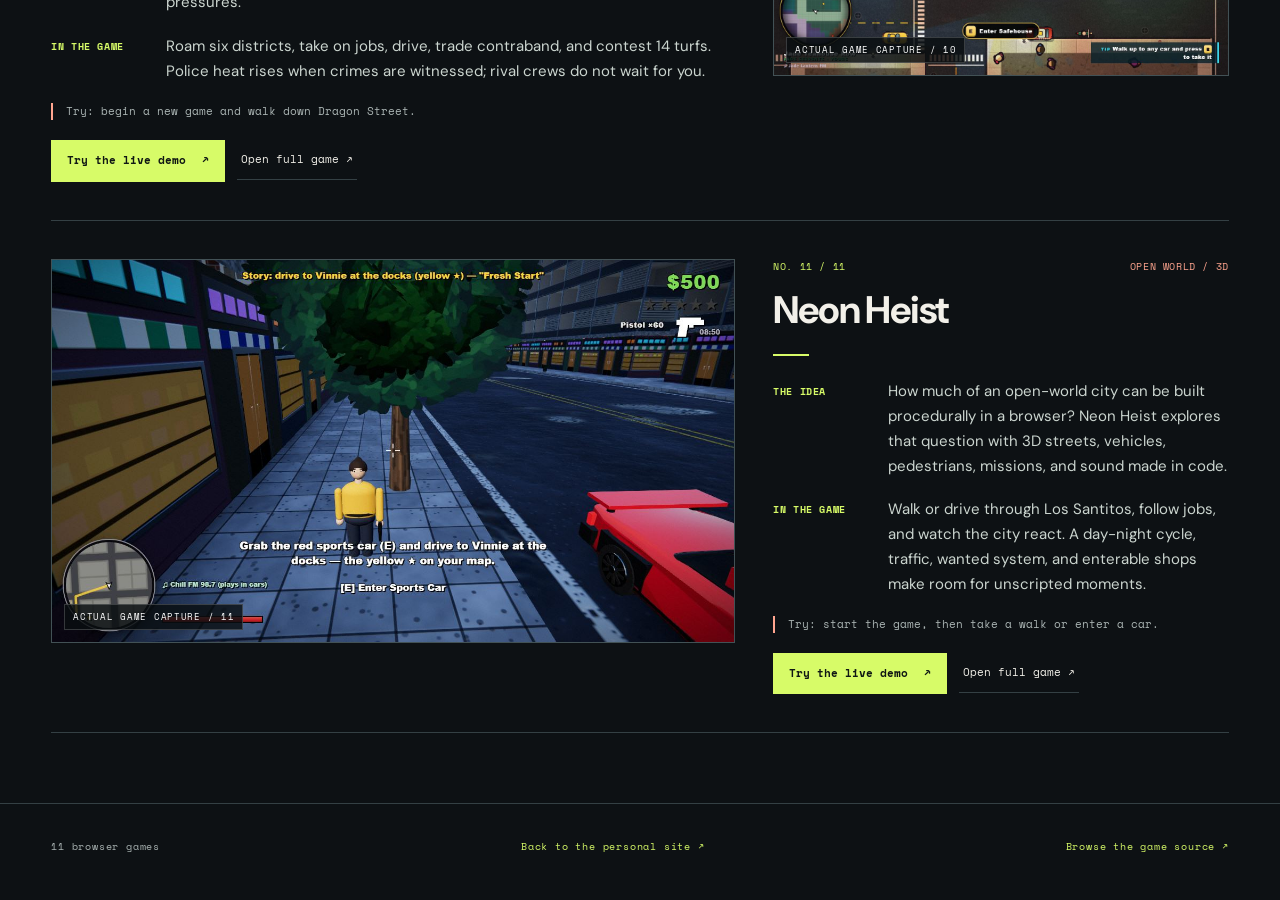
<file: game-lab.html>
<!doctype html>
<html lang="en">
<head>
  <meta charset="utf-8">
  <meta name="viewport" content="width=device-width, initial-scale=1">
  <meta name="description" content="Browse eleven browser games with screenshots, design notes, and playable demos.">
  <title>Browser games · Demos</title>
  <link rel="stylesheet" href="assets/game-lab.css?v=2">
  <script src="assets/game-lab.js" defer></script>
</head>
<body>
  <a class="skip" href="#games">Skip to the games</a>
  <header class="site-head">
    <span class="wordmark">Games</span>
    <span class="head-note">11 browser demos</span>
    <a class="head-home" href="index.html">Personal site <span aria-hidden="true">↗</span></a>
  </header>

  <main>
    <h1 class="visually-hidden">Browser game demos</h1>
    <p class="intro">Browse the games below. Each includes a screenshot, a short design note, and a playable preview. <a href="https://oviiy.github.io/mw_lab/index.html?path=games" target="_blank" rel="noopener">View the games folder ↗</a></p>

    <nav class="jump" aria-label="Jump to a game">
      <span class="jump-label">JUMP TO</span>
      <div id="jump-links"></div>
    </nav>

    <section class="collection" id="games" aria-labelledby="collection-title">
      <h2 class="visually-hidden" id="collection-title">Game list</h2>
      <div id="game-list"></div>
    </section>
  </main>

  <footer class="site-foot"><span>11 browser games</span><a href="index.html">Back to the personal site ↗</a><a href="https://github.com/oviiy/mw_lab/tree/main/games" target="_blank" rel="noopener">Browse the game source ↗</a></footer>
</body>
</html>
</file>
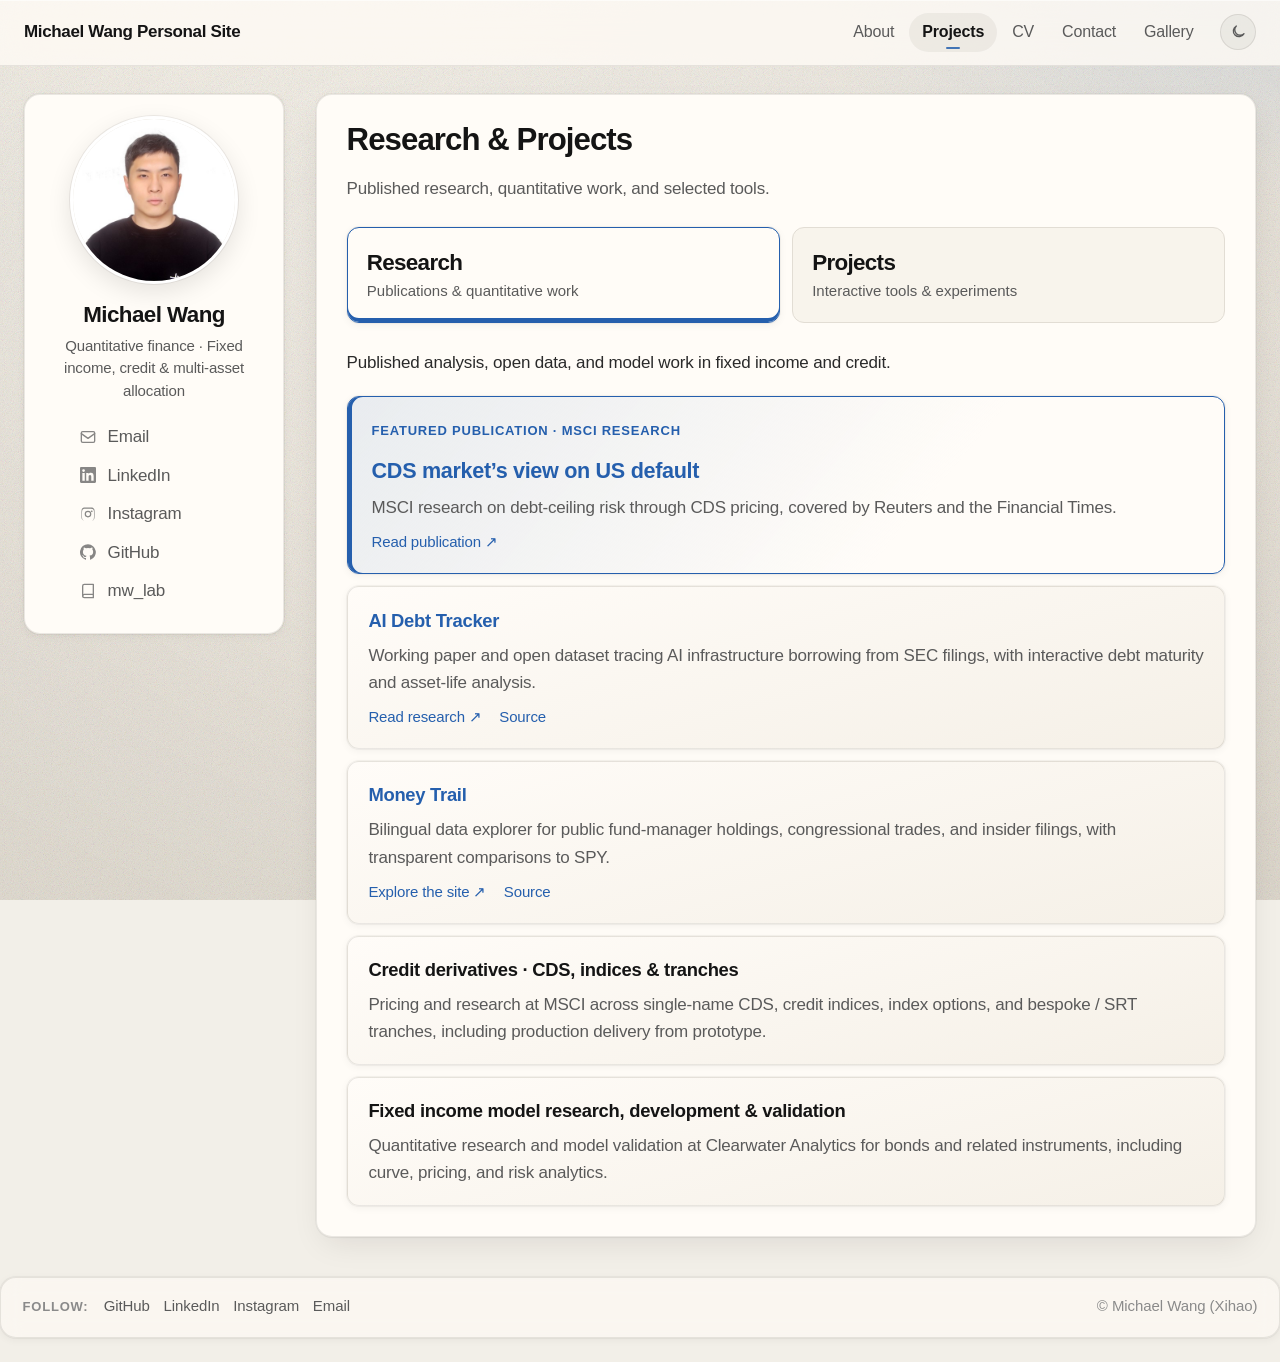
<file: projects.html>
<!DOCTYPE html>
<html lang="en">
<head>
  <meta charset="UTF-8" />
  <meta name="viewport" content="width=device-width, initial-scale=1" />
  <meta name="description" content="Research and projects by Michael Wang — published credit research, fixed income models, and browser tools." />
  <title>Research &amp; Projects · Michael Wang Personal Site</title>
  <link rel="stylesheet" href="assets/site.css" />
  <script>
    (function () {
      try {
        if (localStorage.getItem("theme") === "dark")
          document.documentElement.setAttribute("data-theme", "dark");
      } catch (e) {}
    })();
  </script>
</head>
<body>

  <nav class="topnav">
    <div class="topnav-inner">
      <a class="name" href="index.html">Michael Wang Personal Site</a>
      <div class="nav-links">
        <a href="index.html">About</a>
        <a class="active" href="projects.html">Projects</a>
        <a href="cv.html">CV</a>
        <a href="contact.html">Contact</a>
        <a href="gallery.html">Gallery</a>
      </div>
      <button type="button" class="theme-toggle" id="theme-toggle" aria-label="Toggle color theme" title="Dark mode">
        <svg class="icon-moon" viewBox="0 0 24 24" fill="none" stroke="currentColor" stroke-width="2" stroke-linecap="round" stroke-linejoin="round" aria-hidden="true">
          <path d="M21 14.5A8.5 8.5 0 1 1 9.5 3a7 7 0 0 0 11.5 11.5z"/>
        </svg>
        <svg class="icon-sun" viewBox="0 0 24 24" fill="none" stroke="currentColor" stroke-width="2" stroke-linecap="round" stroke-linejoin="round" aria-hidden="true">
          <circle cx="12" cy="12" r="4"/><path d="M12 2v2M12 20v2M4.93 4.93l1.41 1.41M17.66 17.66l1.41 1.41M2 12h2M20 12h2M4.93 19.07l1.41-1.41M17.66 6.34l1.41-1.41"/>
        </svg>
      </button>
    </div>
  </nav>

  <div class="page">
    <aside class="sidebar">
      <img class="photo" src="assets/michael.png" alt="Michael Wang" width="170" height="170" />
      <h1>Michael Wang</h1>
      <p class="tagline">
        Quantitative finance · Fixed income, credit &amp; multi-asset allocation
      </p>
      <ul class="contact-list">
        <li>
          <a href="mailto:wangxihao@hotmail.com" title="Email">
            <span class="icon" aria-hidden="true">
              <svg viewBox="0 0 24 24" fill="none" stroke="currentColor" stroke-width="2" stroke-linecap="round" stroke-linejoin="round">
                <rect x="2" y="4" width="20" height="16" rx="2"/><path d="m22 7-10 7L2 7"/>
              </svg>
            </span>
            Email
          </a>
        </li>
        <li>
          <a href="https://www.linkedin.com/in/michael-wxh/" target="_blank" rel="noopener" title="LinkedIn">
            <span class="icon" aria-hidden="true">
              <svg viewBox="0 0 24 24" fill="currentColor">
                <path d="M20.45 20.45h-3.56v-5.57c0-1.33-.02-3.04-1.85-3.04-1.85 0-2.14 1.45-2.14 2.94v5.67H9.35V9h3.41v1.56h.05c.48-.9 1.64-1.85 3.37-1.85 3.6 0 4.27 2.37 4.27 5.46v6.28zM5.34 7.43a2.06 2.06 0 1 1 0-4.12 2.06 2.06 0 0 1 0 4.12zM7.12 20.45H3.56V9h3.56v11.45zM22.23 0H1.77C.79 0 0 .77 0 1.73v20.54C0 23.23.79 24 1.77 24h20.46c.98 0 1.77-.77 1.77-1.73V1.73C24 .77 23.21 0 22.23 0z"/>
              </svg>
            </span>
            LinkedIn
          </a>
        </li>
        <li>
          <a href="https://www.instagram.com/michaelwangxh/" target="_blank" rel="noopener" title="Instagram">
            <span class="icon" aria-hidden="true">
              <svg viewBox="0 0 24 24" fill="currentColor">
                <path d="M12 2.2c3.2 0 3.6 0 4.9.1 1.2.1 1.8.2 2.2.4.6.2 1 .5 1.4.9.5.5.7.9.9 1.4.2.4.4 1.1.4 2.2.1 1.3.1 1.6.1 4.9s0 3.6-.1 4.9c-.1 1.2-.2 1.8-.4 2.2-.2.6-.5 1-.9 1.4-.5.5-.9.7-1.4.9-.4.2-1.1.4-2.2.4-1.3.1-1.6.1-4.9.1s-3.6 0-4.9-.1c-1.2-.1-1.8-.2-2.2-.4-.6-.2-1-.5-1.4-.9-.5-.5-.7-.9-.9-1.4-.2-.4-.4-1.1-.4-2.2C2.2 15.6 2.2 15.2 2.2 12s0-3.6.1-4.9c.1-1.2.2-1.8.4-2.2.2-.6.5-1 .9-1.4.5-.5.9-.7 1.4-.9.4-.2 1.1-.4 2.2-.4C8.4 2.2 8.8 2.2 12 2.2m0 1.8c-3.2 0-3.5 0-4.8.1-1 .1-1.6.2-1.9.4-.5.2-.8.4-1.1.7-.3.3-.5.6-.7 1.1-.1.4-.3.9-.4 1.9-.1 1.2-.1 1.6-.1 4.8s0 3.5.1 4.8c.1 1 .2 1.6.4 1.9.2.5.4.8.7 1.1.3.3.6.5 1.1.7.4.1.9.3 1.9.4 1.2.1 1.6.1 4.8.1s3.5 0 4.8-.1c1-.1 1.6-.2 1.9-.4.5-.2.8-.4 1.1-.7.3-.3.5-.6.7-1.1.1-.4.3-.9.4-1.9.1-1.2.1-1.6.1-4.8s0-3.5-.1-4.8c-.1-1-.2-1.6-.4-1.9-.2-.5-.4-.8-.7-1.1-.3-.3-.6-.5-1.1-.7-.4-.1-.9-.3-1.9-.4-1.2-.1-1.6-.1-4.8-.1m0 3.1a5 5 0 1 1 0 10 5 5 0 0 1 0-10m0 1.8a3.2 3.2 0 1 0 0 6.4 3.2 3.2 0 0 0 0-6.4m5.3-2.1a1.2 1.2 0 1 1 0 2.3 1.2 1.2 0 0 1 0-2.3"/>
              </svg>
            </span>
            Instagram
          </a>
        </li>
        <li>
          <a href="https://github.com/oviiy" target="_blank" rel="noopener" title="GitHub">
            <span class="icon" aria-hidden="true">
              <svg viewBox="0 0 24 24" fill="currentColor">
                <path d="M12 .3a12 12 0 0 0-3.8 23.4c.6.1.8-.3.8-.6v-2.2c-3.3.7-4-1.4-4-1.4-.5-1.4-1.3-1.8-1.3-1.8-1.1-.7.1-.7.1-.7 1.2.1 1.8 1.2 1.8 1.2 1.1 1.8 2.8 1.3 3.5 1 .1-.8.4-1.3.8-1.6-2.7-.3-5.5-1.3-5.5-6 0-1.3.5-2.4 1.2-3.2 0-.4-.5-1.6.2-3.2 0 0 1-.3 3.3 1.2a11.5 11.5 0 0 1 6 0c2.3-1.5 3.3-1.2 3.3-1.2.7 1.6.2 2.9.1 3.2.8.8 1.2 1.9 1.2 3.2 0 4.6-2.9 5.6-5.5 5.9.4.4.8 1.1.8 2.2v3.3c0 .3.2.7.8.6A12 12 0 0 0 12 .3z"/>
              </svg>
            </span>
            GitHub
          </a>
        </li>
        <li>
          <a href="https://oviiy.github.io/mw_lab/" target="_blank" rel="noopener" title="mw_lab">
            <span class="icon" aria-hidden="true">
              <svg viewBox="0 0 24 24" fill="none" stroke="currentColor" stroke-width="2" stroke-linecap="round" stroke-linejoin="round">
                <path d="M4 19.5A2.5 2.5 0 0 1 6.5 17H20"/><path d="M6.5 2H20v20H6.5A2.5 2.5 0 0 1 4 19.5v-15A2.5 2.5 0 0 1 6.5 2z"/>
              </svg>
            </span>
            mw_lab
          </a>
        </li>
      </ul>
    </aside>

    <main class="portfolio-main">
      <h2>Research &amp; Projects</h2>
      <p class="portfolio-lede">Published research, quantitative work, and selected tools.</p>

      <div class="portfolio-tabs" role="tablist" aria-label="Selected work categories">
        <button class="portfolio-tab" id="tab-research" type="button" role="tab" aria-selected="true" aria-controls="research" tabindex="0">
          <span class="portfolio-tab-title">Research</span>
          <span class="portfolio-tab-subtitle">Publications &amp; quantitative work</span>
        </button>
        <button class="portfolio-tab" id="tab-projects" type="button" role="tab" aria-selected="false" aria-controls="projects" tabindex="-1">
          <span class="portfolio-tab-title">Projects</span>
          <span class="portfolio-tab-subtitle">Interactive tools &amp; experiments</span>
        </button>
      </div>

      <section class="portfolio-panel" id="research" role="tabpanel" aria-labelledby="tab-research">
        <p>Published analysis, open data, and model work in fixed income and credit.</p>
      <div class="project-card project-card--link project-card--featured">
        <span class="publication-label">Featured publication · MSCI Research</span>
        <h3><a href="https://www.msci.com/research-and-insights/blog-post/the-cds-market-view-on-us-default" target="_blank" rel="noopener">CDS market’s view on US default</a></h3>
        <p>MSCI research on debt-ceiling risk through CDS pricing, covered by Reuters and the Financial Times.</p>
        <div class="links"><a href="https://www.msci.com/research-and-insights/blog-post/the-cds-market-view-on-us-default" target="_blank" rel="noopener">Read publication ↗</a></div>
      </div>
      <div class="project-card project-card--link">
        <h3><a href="https://oviiy.github.io/mw_lab/tools/ai-debt-tracker/web/dist/" target="_blank" rel="noopener">AI Debt Tracker</a></h3>
        <p>Working paper and open dataset tracing AI infrastructure borrowing from SEC filings, with interactive debt maturity and asset-life analysis.</p>
        <div class="links"><a href="https://oviiy.github.io/mw_lab/tools/ai-debt-tracker/web/dist/" target="_blank" rel="noopener">Read research ↗</a> <a href="https://github.com/oviiy/mw_lab/tree/main/tools/ai-debt-tracker/" target="_blank" rel="noopener">Source</a></div>
      </div>
      <div class="project-card project-card--link">
        <h3><a href="https://oviiy.github.io/mw_lab/tools/money-trail/" target="_blank" rel="noopener">Money Trail</a></h3>
        <p>Bilingual data explorer for public fund-manager holdings, congressional trades, and insider filings, with transparent comparisons to SPY.</p>
        <div class="links"><a href="https://oviiy.github.io/mw_lab/tools/money-trail/" target="_blank" rel="noopener">Explore the site ↗</a> <a href="https://github.com/oviiy/mw_lab/tree/main/tools/money-trail/" target="_blank" rel="noopener">Source</a></div>
      </div>
      <div class="project-card project-card--static">
        <h3>Credit derivatives · CDS, indices &amp; tranches</h3>
        <p>Pricing and research at MSCI across single-name CDS, credit indices, index options, and bespoke / SRT tranches, including production delivery from prototype.</p>
      </div>
      <div class="project-card project-card--static">
        <h3>Fixed income model research, development &amp; validation</h3>
        <p>Quantitative research and model validation at Clearwater Analytics for bonds and related instruments, including curve, pricing, and risk analytics.</p>
      </div>
      </section>
      <section class="portfolio-panel" id="projects" role="tabpanel" aria-labelledby="tab-projects">
        <p>Browser tools built to make markets, models, and ideas easier to explore.</p>
      <div class="project-card project-card--link">
        <h3><a href="https://oviiy.github.io/mw_lab/tools/us_rotation.html" target="_blank" rel="noopener">US equity style analysis</a></h3>
        <p>Interactive research dashboard for growth/value and US equity style signals.</p>
        <div class="links"><a href="https://oviiy.github.io/mw_lab/tools/us_rotation.html" target="_blank" rel="noopener">Open dashboard ↗</a> <a href="https://github.com/oviiy/mw_lab/blob/main/tools/us_rotation.html" target="_blank" rel="noopener">Source</a></div>
      </div>
      <div class="project-card project-card--link">
        <h3><a href="https://oviiy.github.io/mw_lab/tools/arb-free-surface-lab.html" target="_blank" rel="noopener">Arbitrage-Free Surface Lab</a></h3>
        <p>Interactive browser lab for no-arbitrage constraints and surface construction.</p>
        <div class="links"><a href="https://oviiy.github.io/mw_lab/tools/arb-free-surface-lab.html" target="_blank" rel="noopener">Open lab ↗</a> <a href="https://github.com/oviiy/mw_lab/blob/main/tools/arb-free-surface-lab.html" target="_blank" rel="noopener">Source</a></div>
      </div>
      <div class="project-card project-card--link">
        <h3><a href="https://oviiy.github.io/mw_lab/tools/credit_correlation.html" target="_blank" rel="noopener">Credit base correlation</a></h3>
        <p>CDX and iTraxx tranche lab covering compound and base correlation, rho inversion, and market snapshots.</p>
        <div class="links"><a href="https://oviiy.github.io/mw_lab/tools/credit_correlation.html" target="_blank" rel="noopener">Open lab ↗</a> <a href="https://github.com/oviiy/mw_lab/blob/main/tools/credit_correlation.html" target="_blank" rel="noopener">Source</a></div>
      </div>
      <div class="project-card project-card--link">
        <h3><a href="https://oviiy.github.io/mw_lab/knowledge/math-finance-map.html" target="_blank" rel="noopener">Mathematical Finance Map</a></h3>
        <p>An intuition-first guide to probability, filtrations, no-arbitrage, risk-neutral pricing, and the Black–Scholes framework.</p>
        <div class="links"><a href="https://oviiy.github.io/mw_lab/knowledge/math-finance-map.html" target="_blank" rel="noopener">Read guide ↗</a> <a href="https://github.com/oviiy/mw_lab/blob/main/knowledge/math-finance-map.html" target="_blank" rel="noopener">Source</a></div>
      </div>
        <p class="portfolio-more">More browser projects are available in <a href="https://oviiy.github.io/mw_lab/" target="_blank" rel="noopener">mw_lab</a>.</p>
      </section>

    </main>
  </div>

  <footer>
    <div class="follow">
      <span>Follow:</span>
      <a href="https://github.com/oviiy" target="_blank" rel="noopener">GitHub</a>
      <a href="https://www.linkedin.com/in/michael-wxh/" target="_blank" rel="noopener">LinkedIn</a>
      <a href="https://www.instagram.com/michaelwangxh/" target="_blank" rel="noopener">Instagram</a>
      <a href="mailto:wangxihao@hotmail.com">Email</a>
    </div>
    <span class="sep">© Michael Wang (Xihao)</span>
  </footer>

  <script src="assets/theme.js"></script>
  <script src="assets/portfolio-tabs.js"></script>
</body>
</html>
</file>
<file: assets/site.css>
/* ============================================================
   oviiy personal site — restrained, craft-forward UI
   ============================================================ */

:root {
  --text: #2a2a2a;
  --text-strong: #141414;
  --muted: #5a5a5a;
  --faint: #8a8a8a;
  --line: #e2ddd4;
  --line-soft: rgba(28, 24, 18, 0.09);
  --line-section: rgba(28, 24, 18, 0.13);
  --link: #255fad;
  --link-hover: #174a8f;
  --link-soft: rgba(37, 95, 173, 0.1);
  --bg: #f2efe8;
  --bg-deep: #e8e3d9;
  --surface: #fffcf7;
  --surface-2: #f8f4ec;
  --card-top: #fffcf8;
  --card-bot: #f5f0e7;
  --nav-bg: rgba(255, 252, 247, 0.78);
  --nav-inset: rgba(255, 255, 255, 0.55);
  --footer-bg: rgba(255, 252, 247, 0.58);
  --icon-bg-1: #f3f7fc;
  --icon-bg-2: #e6eef8;
  --code-bg: rgba(28, 24, 18, 0.05);
  --code-text: #3d3d3d;
  --shadow:
    0 0 0 1px rgba(28, 24, 18, 0.03),
    0 1px 2px rgba(28, 24, 18, 0.04),
    0 12px 32px -8px rgba(28, 24, 18, 0.1);
  --shadow-sm:
    0 0 0 1px rgba(28, 24, 18, 0.04),
    0 2px 8px rgba(28, 24, 18, 0.05);
  --shadow-lift:
    0 0 0 1px rgba(28, 24, 18, 0.05),
    0 8px 28px -6px rgba(28, 24, 18, 0.14);
  --photo-border: #fff;
  --photo-ring: rgba(28, 24, 18, 0.07);
  --toggle-bg: rgba(28, 24, 18, 0.05);
  --toggle-hover: rgba(28, 24, 18, 0.09);
  --section-label: #6a655c;
  --focus: #255fad;
  --selection-bg: rgba(37, 95, 173, 0.16);
  --selection-fg: #141414;
  --sidebar-w: 260px;
  --radius: 16px;
  --radius-sm: 12px;
  --grain-opacity: 0.28;
  --grain-blend: multiply;
  --ease: cubic-bezier(0.22, 1, 0.36, 1);
  --ease-out: cubic-bezier(0.16, 1, 0.3, 1);
  --dur: 180ms;
  --dur-slow: 320ms;
  /* type scale (rem on html root) */
  --fs-xs: 0.8125rem;   /* captions */
  --fs-sm: 0.9375rem;   /* meta, chips */
  --fs-body: 1.0625rem; /* ~17px body — comfortable */
  --fs-md: 1.15rem;     /* job titles, h3 */
  --fs-lg: 1.4rem;      /* sidebar / gallery heads */
  --fs-xl: 1.95rem;     /* section titles — clearly larger */
  --fs-nav: 1rem;
  --fs-brand: 1.0625rem;
  color-scheme: light;
}

html[data-theme="dark"] {
  --text: #d5dae2;
  --text-strong: #f2f4f7;
  --muted: #9aa3b0;
  --faint: #74808f;
  --line: #2c3340;
  --line-soft: rgba(255, 255, 255, 0.075);
  --line-section: rgba(255, 255, 255, 0.12);
  --link: #8ec0ff;
  --link-hover: #b6d6ff;
  --link-soft: rgba(142, 192, 255, 0.12);
  --bg: #10141a;
  --bg-deep: #0c0f14;
  --surface: #171c24;
  --surface-2: #1d2430;
  --card-top: #1c232e;
  --card-bot: #151a22;
  --nav-bg: rgba(14, 17, 23, 0.8);
  --nav-inset: rgba(255, 255, 255, 0.035);
  --footer-bg: rgba(23, 28, 36, 0.72);
  --icon-bg-1: #1b2635;
  --icon-bg-2: #141e2a;
  --code-bg: rgba(255, 255, 255, 0.06);
  --code-text: #c8d0db;
  --shadow:
    0 0 0 1px rgba(0, 0, 0, 0.35),
    0 1px 2px rgba(0, 0, 0, 0.35),
    0 16px 40px -10px rgba(0, 0, 0, 0.45);
  --shadow-sm:
    0 0 0 1px rgba(255, 255, 255, 0.04),
    0 2px 10px rgba(0, 0, 0, 0.3);
  --shadow-lift:
    0 0 0 1px rgba(255, 255, 255, 0.06),
    0 12px 36px -8px rgba(0, 0, 0, 0.55);
  --photo-border: #2a3140;
  --photo-ring: rgba(255, 255, 255, 0.08);
  --toggle-bg: rgba(255, 255, 255, 0.07);
  --toggle-hover: rgba(255, 255, 255, 0.12);
  --section-label: #8b95a3;
  --focus: #8ec0ff;
  --selection-bg: rgba(142, 192, 255, 0.22);
  --selection-fg: #f2f4f7;
  --grain-opacity: 0.1;
  --grain-blend: soft-light;
  color-scheme: dark;
}

/* ---------- base ---------- */
*, *::before, *::after { box-sizing: border-box; margin: 0; padding: 0; }

html {
  scroll-behavior: smooth;
  -webkit-text-size-adjust: 100%;
  text-size-adjust: 100%;
  font-size: 16px; /* rem root — all type scales from here */
}

body {
  font-family:
    "Inter", "SF Pro Text", -apple-system, BlinkMacSystemFont, "Segoe UI",
    "Helvetica Neue", Helvetica, Arial, sans-serif;
  font-size: var(--fs-body);
  line-height: 1.65;
  font-feature-settings: "kern" 1, "liga" 1, "calt" 1;
  letter-spacing: -0.011em;
  color: var(--text);
  min-height: 100vh;
  background-color: var(--bg);
  background-image:
    radial-gradient(ellipse 85% 50% at 8% -5%, rgba(255, 250, 240, 0.7) 0%, transparent 55%),
    radial-gradient(ellipse 65% 45% at 96% 0%, rgba(198, 214, 232, 0.32) 0%, transparent 50%),
    radial-gradient(ellipse 55% 35% at 50% 105%, rgba(228, 218, 200, 0.45) 0%, transparent 50%),
    linear-gradient(165deg, #f5f2eb 0%, #efeae1 42%, #e9e3d8 100%);
  background-attachment: fixed;
  text-rendering: optimizeLegibility;
  -webkit-font-smoothing: antialiased;
  -moz-osx-font-smoothing: grayscale;
  transition:
    background-color var(--dur-slow) var(--ease),
    color var(--dur-slow) var(--ease);
}

html[data-theme="dark"] body {
  background-image:
    radial-gradient(ellipse 80% 48% at 8% -6%, rgba(55, 85, 140, 0.16) 0%, transparent 52%),
    radial-gradient(ellipse 60% 40% at 96% 2%, rgba(70, 55, 100, 0.12) 0%, transparent 48%),
    radial-gradient(ellipse 50% 35% at 50% 105%, rgba(20, 30, 45, 0.55) 0%, transparent 52%),
    linear-gradient(165deg, #12171f 0%, #10141a 48%, #0c1016 100%);
}

/* grain */
body::before {
  content: "";
  position: fixed;
  inset: 0;
  pointer-events: none;
  z-index: 0;
  opacity: var(--grain-opacity);
  background-image: url("data:image/svg+xml,%3Csvg viewBox='0 0 200 200' xmlns='http://www.w3.org/2000/svg'%3E%3Cfilter id='n'%3E%3CfeTurbulence type='fractalNoise' baseFrequency='0.9' numOctaves='4' stitchTiles='stitch'/%3E%3C/filter%3E%3Crect width='100%25' height='100%25' filter='url(%23n)'/%3E%3C/svg%3E");
  background-size: 160px 160px;
  mix-blend-mode: var(--grain-blend);
}

/* soft vignette */
body::after {
  content: "";
  position: fixed;
  inset: 0;
  pointer-events: none;
  z-index: 0;
  background: radial-gradient(ellipse 75% 70% at 50% 40%, transparent 40%, rgba(28, 24, 18, 0.04) 100%);
}
html[data-theme="dark"] body::after {
  background: radial-gradient(ellipse 75% 70% at 50% 40%, transparent 35%, rgba(0, 0, 0, 0.28) 100%);
}

body > * {
  position: relative;
  z-index: 1;
}

::selection {
  background: var(--selection-bg);
  color: var(--selection-fg);
}

:focus { outline: none; }
:focus-visible {
  outline: 2px solid var(--focus);
  outline-offset: 3px;
  border-radius: 4px;
}

/* ---------- links ---------- */
a {
  color: var(--link);
  text-decoration: none;
  text-underline-offset: 3px;
  text-decoration-thickness: 1px;
  transition: color var(--dur) var(--ease);
}
a:hover {
  color: var(--link-hover);
  text-decoration: underline;
  text-decoration-color: color-mix(in srgb, var(--link-hover) 45%, transparent);
}

/* ---------- top nav ---------- */
.topnav {
  border-bottom: 1px solid var(--line-soft);
  background: var(--nav-bg);
  backdrop-filter: blur(16px) saturate(1.25);
  -webkit-backdrop-filter: blur(16px) saturate(1.25);
  position: sticky;
  top: 0;
  z-index: 20;
  box-shadow: 0 1px 0 var(--nav-inset) inset;
}
.topnav-inner {
  max-width: 1280px;
  margin: 0 auto;
  padding: 0.8rem 1.5rem;
  display: flex;
  flex-wrap: wrap;
  align-items: center;
  gap: 0.5rem 0.85rem;
}
.topnav .name {
  font-weight: 600;
  font-size: var(--fs-brand);
  color: var(--text-strong);
  margin-right: auto;
  letter-spacing: -0.02em;
  transition: color var(--dur) var(--ease), opacity var(--dur) var(--ease);
  white-space: nowrap;
}
@media (max-width: 560px) {
  .topnav .name {
    font-size: var(--fs-sm);
    white-space: normal;
    max-width: 12rem;
    line-height: 1.25;
  }
}
.topnav .name:hover {
  text-decoration: none;
  color: var(--link);
  opacity: 0.95;
}
.topnav .nav-links {
  display: flex;
  flex-wrap: wrap;
  gap: 0.15rem;
  align-items: center;
}
.topnav .nav-links a {
  position: relative;
  color: var(--muted);
  font-size: var(--fs-nav);
  font-weight: 450;
  letter-spacing: -0.01em;
  padding: 0.4rem 0.8rem;
  border-radius: 999px;
  transition:
    background var(--dur) var(--ease),
    color var(--dur) var(--ease);
}
.topnav .nav-links a:hover {
  color: var(--text-strong);
  background: var(--toggle-bg);
  text-decoration: none;
}
.topnav .nav-links a.active {
  color: var(--text-strong);
  font-weight: 600;
  background: var(--toggle-bg);
  text-decoration: none;
}
.topnav .nav-links a.active::after {
  content: "";
  position: absolute;
  left: 50%;
  bottom: 0.18rem;
  width: 14px;
  height: 2px;
  margin-left: -7px;
  border-radius: 2px;
  background: var(--link);
  opacity: 0.85;
}

/* theme toggle */
.theme-toggle {
  width: 36px;
  height: 36px;
  border-radius: 50%;
  border: 1px solid var(--line-soft);
  background: var(--toggle-bg);
  color: var(--muted);
  cursor: pointer;
  display: inline-flex;
  align-items: center;
  justify-content: center;
  flex-shrink: 0;
  transition:
    background var(--dur) var(--ease),
    color var(--dur) var(--ease),
    border-color var(--dur) var(--ease),
    transform var(--dur-slow) var(--ease-out),
    box-shadow var(--dur) var(--ease);
}
.theme-toggle:hover {
  background: var(--toggle-hover);
  color: var(--text-strong);
  border-color: var(--line-section);
  box-shadow: var(--shadow-sm);
}
.theme-toggle:active { transform: scale(0.94); }
.theme-toggle svg {
  width: 16px;
  height: 16px;
  transition: transform var(--dur-slow) var(--ease-out), opacity var(--dur) var(--ease);
}
.theme-toggle .icon-sun { display: none; }
.theme-toggle .icon-moon { display: block; }
html[data-theme="dark"] .theme-toggle .icon-sun { display: block; }
html[data-theme="dark"] .theme-toggle .icon-moon { display: none; }
.theme-toggle:hover svg { transform: rotate(-12deg); }

/* ---------- layout ---------- */
.page {
  max-width: 1280px;
  margin: 0 auto;
  padding: 1.75rem 1.5rem 2.5rem;
  display: grid;
  grid-template-columns: var(--sidebar-w) minmax(0, 1fr);
  gap: 1.5rem 2rem;
  align-items: start;
  width: 100%;
}

/* enter animation — subtle, craft not carnival */
@keyframes rise-in {
  from {
    opacity: 0;
    transform: translateY(10px);
  }
  to {
    opacity: 1;
    transform: translateY(0);
  }
}
.sidebar,
main {
  animation: rise-in 0.55s var(--ease-out) both;
}
main { animation-delay: 0.06s; }

@media (prefers-reduced-motion: reduce) {
  html { scroll-behavior: auto; }
  .sidebar, main, .project-card, .contact-card, .theme-toggle svg {
    animation: none !important;
    transition: none !important;
  }
}

/* ---------- sidebar ---------- */
.sidebar {
  text-align: center;
  position: sticky;
  top: 4.85rem;
  background: var(--surface);
  border: 1px solid var(--line-soft);
  border-radius: var(--radius);
  padding: 1.35rem 1.15rem 1.25rem;
  box-shadow: var(--shadow-sm);
  transition: box-shadow var(--dur-slow) var(--ease), border-color var(--dur) var(--ease);
}
.sidebar:hover {
  box-shadow: var(--shadow);
  border-color: var(--line-section);
}

.photo {
  width: 168px;
  height: 168px;
  border-radius: 50%;
  object-fit: cover;
  object-position: center top;
  border: 3px solid var(--photo-border);
  margin: 0 auto 1.05rem;
  display: block;
  background: var(--bg-deep);
  box-shadow:
    0 0 0 1px var(--photo-ring),
    0 8px 24px rgba(0, 0, 0, 0.1);
  transition: transform var(--dur-slow) var(--ease-out), box-shadow var(--dur-slow) var(--ease);
}
.sidebar:hover .photo {
  transform: scale(1.015);
  box-shadow:
    0 0 0 1px var(--photo-ring),
    0 10px 28px rgba(0, 0, 0, 0.12);
}

.sidebar h1 {
  font-size: var(--fs-lg);
  font-weight: 650;
  color: var(--text-strong);
  margin-bottom: 0.35rem;
  letter-spacing: -0.025em;
  line-height: 1.25;
}
.sidebar .tagline {
  font-size: var(--fs-sm);
  color: var(--muted);
  margin-bottom: 1.1rem;
  line-height: 1.5;
  padding: 0 0.15rem;
  letter-spacing: -0.01em;
}

.contact-list {
  list-style: none;
  text-align: left;
  display: inline-block;
  margin: 0 auto;
  min-width: 152px;
}
.contact-list li { margin-bottom: 0.28rem; }
.contact-list a {
  display: inline-flex;
  align-items: center;
  gap: 0.6rem;
  color: var(--muted);
  font-size: var(--fs-body);
  line-height: 1.25;
  padding: 0.4rem 0.5rem;
  margin: 0 -0.5rem;
  border-radius: 9px;
  width: calc(100% + 1rem);
  transition:
    background var(--dur) var(--ease),
    color var(--dur) var(--ease),
    transform var(--dur) var(--ease);
}
.contact-list a:hover {
  color: var(--link);
  background: var(--link-soft);
  text-decoration: none;
  transform: translateX(2px);
}
.contact-list .icon {
  width: 20px;
  height: 20px;
  flex-shrink: 0;
  display: inline-flex;
  align-items: center;
  justify-content: center;
}
.contact-list .icon svg {
  width: 16px;
  height: 16px;
  opacity: 0.72;
  transition: opacity var(--dur) var(--ease);
}
.contact-list a:hover .icon svg { opacity: 1; }

/* ---------- main panel ---------- */
main {
  min-width: 0;
  background: var(--surface);
  border: 1px solid var(--line-soft);
  border-radius: var(--radius);
  padding: 1.65rem 1.85rem 1.9rem;
  box-shadow: var(--shadow);
}

/* major sections */
main > section {
  padding: 0;
}
main > section + section {
  margin-top: 2rem;
  padding-top: 1.75rem;
  border-top: 1px solid var(--line-section);
  position: relative;
}
main > section + section::before {
  content: "";
  position: absolute;
  top: -1px;
  left: 0;
  width: 2.75rem;
  height: 2px;
  background: linear-gradient(90deg, var(--link), transparent 92%);
  border-radius: 2px;
  opacity: 0.8;
}

main h2 {
  font-size: var(--fs-xl);
  font-weight: 650;
  color: var(--text-strong);
  margin: 0 0 1.05rem;
  letter-spacing: -0.03em;
  line-height: 1.2;
  display: flex;
  align-items: center;
  gap: 0.7rem;
}
main h2:not(:first-child) {
  margin-top: 0;
  padding-top: 0;
  border-top: none;
}

main h3 {
  font-size: var(--fs-md);
  font-weight: 650;
  color: var(--text-strong);
  margin: 0 0 0.35rem;
  letter-spacing: -0.015em;
}
main p {
  margin-bottom: 0.85rem;
  color: var(--text);
  max-width: none;
  font-size: var(--fs-body);
}
main p:last-child { margin-bottom: 0; }
main strong { color: var(--text-strong); font-weight: 600; }

.job, .cv-block {
  margin-bottom: 1.55rem;
  padding-bottom: 1.45rem;
  border-bottom: 1px solid var(--line-soft);
}
.job:last-child, .cv-block:last-child {
  margin-bottom: 0;
  padding-bottom: 0;
  border-bottom: none;
}
.job-title, .cv-org {
  font-weight: 600;
  color: var(--text-strong);
  font-size: var(--fs-md);
  letter-spacing: -0.015em;
}
.job-meta, .cv-meta {
  font-size: var(--fs-sm);
  color: var(--faint);
  margin: 0.18rem 0 0.45rem;
  letter-spacing: 0.01em;
  font-variant-numeric: tabular-nums;
}
.cv-role {
  font-style: italic;
  color: var(--muted);
  font-size: var(--fs-body);
}
.job p, .cv-block p {
  font-size: var(--fs-body);
  margin-bottom: 0.45rem;
  max-width: none;
}

ul.bullets {
  margin: 0.4rem 0 0 1.15rem;
  color: var(--text);
  font-size: var(--fs-body);
}
ul.bullets li {
  margin-bottom: 0.42rem;
  padding-left: 0.15rem;
}
ul.bullets li:last-child { margin-bottom: 0; }
ul.bullets li::marker {
  color: var(--faint);
}

.work-list { list-style: none; }
.work-list li {
  margin-bottom: 1rem;
  color: var(--text);
  font-size: var(--fs-body);
}
.work-list li strong { color: var(--text-strong); font-weight: 600; }
.work-list .desc { display: block; margin-top: 0.2rem; color: var(--muted); }

/* CV */
.cv-header {
  margin-bottom: 2.1rem;
  padding-bottom: 1.35rem;
  border-bottom: 1px solid var(--line-section);
}
.cv-header h2 {
  font-size: var(--fs-xl);
  margin-bottom: 0.4rem;
  border-top: none !important;
  padding-top: 0 !important;
  margin-top: 0 !important;
}
.cv-header h2::before { content: none !important; }
.cv-header .cv-contact-line {
  color: var(--muted);
  font-size: var(--fs-body);
  margin: 0;
}

.cv-section-title {
  font-size: var(--fs-sm);
  font-weight: 700;
  letter-spacing: 0.1em;
  text-transform: uppercase;
  color: var(--section-label);
  border-bottom: 1px solid var(--line-section);
  padding-bottom: 0.45rem;
  margin: 1.85rem 0 1rem;
  position: relative;
}
.cv-section-title::after {
  content: "";
  position: absolute;
  left: 0;
  bottom: -1px;
  width: 2.5rem;
  height: 2px;
  background: var(--link);
  opacity: 0.55;
  border-radius: 1px;
}
.cv-section-title:first-of-type { margin-top: 0; }

.cv-row {
  display: flex;
  flex-wrap: wrap;
  justify-content: space-between;
  gap: 0.25rem 1rem;
  align-items: baseline;
}
.cv-loc {
  color: var(--faint);
  font-size: var(--fs-sm);
  white-space: nowrap;
  font-variant-numeric: tabular-nums;
}

.skills-list {
  list-style: none;
  margin: 0;
}
.skills-list li {
  margin-bottom: 0.48rem;
  color: var(--text);
  font-size: var(--fs-body);
}
.skills-list li strong { color: var(--text-strong); }

/* ---------- project cards ---------- */
.portfolio-lede {
  color: var(--muted);
  margin-bottom: 1.35rem;
}
.portfolio-tabs {
  display: grid;
  grid-template-columns: repeat(2, minmax(0, 1fr));
  gap: 0.75rem;
  margin: 0 0 1.65rem;
}
.portfolio-tab {
  display: flex;
  flex-direction: column;
  justify-content: center;
  min-height: 6rem;
  padding: 1.05rem 1.2rem;
  border: 1px solid var(--line);
  border-radius: var(--radius-sm);
  background: var(--surface-2);
  color: var(--text-strong);
  text-align: left;
  font: inherit;
  cursor: pointer;
  transition: border-color var(--dur) var(--ease), background var(--dur) var(--ease), box-shadow var(--dur) var(--ease);
}
.portfolio-tab:hover { border-color: var(--link); }
.portfolio-tab[aria-selected="true"] {
  border-color: var(--link);
  background: var(--surface);
  box-shadow: inset 0 -4px 0 var(--link), var(--shadow-sm);
}
.portfolio-tab:focus-visible { outline: 2px solid var(--focus); outline-offset: 3px; }
.portfolio-tab-title { font-size: 1.4rem; font-weight: 700; letter-spacing: -0.03em; line-height: 1.25; }
.portfolio-tab-subtitle { margin-top: 0.25rem; color: var(--muted); font-size: var(--fs-sm); line-height: 1.35; }
.portfolio-main > .portfolio-panel,
.portfolio-main > .portfolio-panel + .portfolio-panel {
  margin-top: 0;
  padding-top: 0;
  border-top: 0;
}
.portfolio-main > .portfolio-panel + .portfolio-panel::before { content: none; }
.portfolio-panel[hidden] { display: none; }
.portfolio-panel > p:first-child { margin-bottom: 1.2rem; }
.portfolio-more {
  margin-top: 1.2rem;
  color: var(--muted);
  font-size: var(--fs-sm);
}
@media (max-width: 480px) {
  .portfolio-tab { min-height: 5.4rem; padding: 0.8rem; }
  .portfolio-tab-title { font-size: 1.18rem; }
  .portfolio-tab-subtitle { font-size: 0.77rem; }
}
.project-card {
  position: relative;
  border: 1px solid var(--line-soft);
  border-radius: var(--radius-sm);
  padding: 1.15rem 1.25rem 1.15rem 1.3rem;
  margin-bottom: 0.75rem;
  background: linear-gradient(165deg, var(--card-top) 0%, var(--card-bot) 100%);
  box-shadow: var(--shadow-sm);
  overflow: hidden;
  transition:
    box-shadow var(--dur-slow) var(--ease),
    border-color var(--dur) var(--ease),
    transform var(--dur-slow) var(--ease-out),
    background var(--dur) var(--ease);
}
.project-card:last-child { margin-bottom: 0; }
.project-card h3 {
  margin: 0 0 0.35rem;
  font-size: var(--fs-md);
  letter-spacing: -0.015em;
  color: var(--text-strong);
}
.project-card p {
  margin-bottom: 0.55rem;
  font-size: var(--fs-body);
  color: var(--muted);
  max-width: none;
  line-height: 1.6;
}
.project-card .links {
  display: flex;
  flex-wrap: wrap;
  gap: 0.55rem 1.1rem;
  font-size: var(--fs-sm);
  letter-spacing: -0.01em;
}
.project-card .links a {
  display: inline-flex;
  align-items: center;
  gap: 0.25rem;
  font-weight: 500;
}

/* clickable: title is a real link (blue), soft hover */
.project-card--link h3 a {
  color: var(--link);
  text-decoration: none;
  background-image: linear-gradient(currentColor, currentColor);
  background-position: 0 100%;
  background-repeat: no-repeat;
  background-size: 0 1px;
  transition:
    background-size var(--dur-slow) var(--ease),
    color var(--dur) var(--ease);
}
.project-card--link h3 a:hover {
  color: var(--link-hover);
  background-size: 100% 1px;
  text-decoration: none;
}
.project-card--link:hover {
  transform: translateY(-1px);
  box-shadow: var(--shadow-lift);
  border-color: var(--line-section);
}
.project-card--featured {
  border-color: var(--link);
  background: linear-gradient(130deg, var(--link-soft), var(--card-top) 65%);
  box-shadow: inset 4px 0 0 var(--link), var(--shadow-sm);
  padding-left: 1.5rem;
}
.project-card--featured:hover { border-color: var(--link); }
.project-card--featured h3 { font-size: 1.35rem; }
.publication-label {
  display: inline-block;
  margin-bottom: 0.75rem;
  color: var(--link);
  font-size: var(--fs-xs);
  font-weight: 750;
  letter-spacing: 0.06em;
  text-transform: uppercase;
}

/* non-clickable: plain ink title, no lift */
.project-card--static {
  cursor: default;
}
.project-card--static:hover {
  transform: none;
  box-shadow: var(--shadow-sm);
}
.project-card--static h3 {
  color: var(--text-strong);
  font-weight: 650;
}

/* ---------- gallery ---------- */
.gallery-main > h2::before { content: none; }
.gallery-intro {
  margin-bottom: 0.65rem !important;
  max-width: none;
  font-size: var(--fs-body);
}
.gallery-jump {
  display: flex;
  flex-wrap: wrap;
  gap: 0.35rem;
  margin-bottom: 1.15rem;
}
.gallery-chip {
  display: inline-flex;
  align-items: center;
  padding: 0.28rem 0.75rem;
  border-radius: 999px;
  border: 1px solid var(--line-soft);
  background: var(--toggle-bg);
  color: var(--text-strong);
  font-size: var(--fs-sm);
  font-weight: 600;
  letter-spacing: -0.01em;
  text-decoration: none !important;
  transition: background var(--dur) var(--ease), border-color var(--dur) var(--ease), color var(--dur) var(--ease);
}
.gallery-chip:hover {
  background: var(--link-soft);
  border-color: color-mix(in srgb, var(--link) 28%, transparent);
  color: var(--link);
}
.gallery-section {
  margin-top: 0 !important;
  padding-top: 0 !important;
  border-top: none !important;
  margin-bottom: 1.35rem;
  scroll-margin-top: 5rem;
}
.gallery-section + .gallery-section {
  margin-top: 1.35rem !important;
  padding-top: 1.15rem !important;
  border-top: 1px solid var(--line-section) !important;
  position: relative;
}
.gallery-section + .gallery-section::before {
  content: "";
  position: absolute;
  top: -1px;
  left: 0;
  width: 2rem;
  height: 2px;
  background: linear-gradient(90deg, var(--link), transparent 92%);
  border-radius: 2px;
  opacity: 0.75;
}
.gallery-section-head {
  display: flex;
  flex-wrap: wrap;
  align-items: baseline;
  gap: 0.3rem 0.75rem;
  margin-bottom: 0.55rem;
}
.gallery-section-head h3 {
  font-size: var(--fs-lg);
  letter-spacing: -0.02em;
  margin: 0;
}
.gallery-meta {
  font-size: var(--fs-sm);
  color: var(--faint);
  margin: 0 !important;
  font-style: italic;
}
.gallery-empty {
  font-size: var(--fs-sm);
  color: var(--muted);
  padding: 0.75rem 0.9rem;
  border: 1px dashed var(--line-section);
  border-radius: var(--radius-sm);
  background: color-mix(in srgb, var(--surface-2) 70%, transparent);
  max-width: 52ch !important;
}
/* larger thumbnail grid */
.gallery-grid {
  display: grid;
  grid-template-columns: repeat(auto-fill, minmax(168px, 1fr));
  gap: 0.7rem;
}
.gallery-item {
  position: relative;
  display: block;
  width: 100%;
  padding: 0;
  margin: 0;
  border-radius: 10px;
  overflow: hidden;
  border: 1px solid var(--line-soft);
  background: var(--bg-deep);
  aspect-ratio: 1;
  box-shadow: var(--shadow-sm);
  cursor: zoom-in;
  font: inherit;
  color: inherit;
  transition:
    transform var(--dur) var(--ease-out),
    box-shadow var(--dur) var(--ease),
    border-color var(--dur) var(--ease);
  text-decoration: none !important;
}
.gallery-item:hover {
  transform: translateY(-2px);
  box-shadow: var(--shadow-lift);
  border-color: color-mix(in srgb, var(--link) 28%, var(--line-soft));
  z-index: 1;
}
.gallery-item:focus-visible {
  outline: 2px solid var(--focus);
  outline-offset: 2px;
}
.gallery-item img {
  width: 100%;
  height: 100%;
  object-fit: cover;
  display: block;
  pointer-events: none;
  transition: transform var(--dur) var(--ease-out);
}
.gallery-item:hover img {
  transform: scale(1.04);
}
.gallery-cap {
  position: absolute;
  left: 0;
  right: 0;
  bottom: 0;
  padding: 1.1rem 0.5rem 0.4rem;
  font-size: var(--fs-xs);
  font-weight: 600;
  letter-spacing: 0.02em;
  color: #fff;
  background: linear-gradient(transparent, rgba(0, 0, 0, 0.55));
  opacity: 0;
  transition: opacity var(--dur) var(--ease);
  text-align: left;
}
.gallery-item:hover .gallery-cap { opacity: 1; }

@media (min-width: 900px) {
  .gallery-grid {
    grid-template-columns: repeat(auto-fill, minmax(200px, 1fr));
    gap: 0.85rem;
  }
}

/* in-page lightbox */
body.lightbox-open {
  overflow: hidden;
}
.lightbox[hidden] {
  display: none !important;
}
.lightbox {
  position: fixed;
  inset: 0;
  z-index: 100;
  display: flex;
  align-items: center;
  justify-content: center;
  padding: 1.25rem;
}
.lightbox-backdrop {
  position: absolute;
  inset: 0;
  border: 0;
  padding: 0;
  margin: 0;
  cursor: zoom-out;
  background: rgba(18, 16, 14, 0.72);
  backdrop-filter: blur(6px);
  -webkit-backdrop-filter: blur(6px);
}
.lightbox-dialog {
  position: relative;
  z-index: 1;
  max-width: min(960px, 100%);
  max-height: min(90vh, 100%);
  display: flex;
  flex-direction: column;
  align-items: center;
  animation: rise-in 0.28s var(--ease-out) both;
}
.lightbox-img {
  display: block;
  max-width: 100%;
  max-height: min(82vh, 900px);
  width: auto;
  height: auto;
  object-fit: contain;
  border-radius: 12px;
  box-shadow: 0 16px 48px rgba(0, 0, 0, 0.35);
  background: #111;
}
.lightbox-cap {
  margin-top: 0.65rem !important;
  color: #f2f2f2;
  font-size: var(--fs-sm);
  font-weight: 500;
  text-align: center;
  text-shadow: 0 1px 2px rgba(0, 0, 0, 0.4);
}
.lightbox-close {
  position: absolute;
  top: -0.35rem;
  right: -0.35rem;
  width: 36px;
  height: 36px;
  border-radius: 50%;
  border: 1px solid rgba(255, 255, 255, 0.25);
  background: rgba(20, 20, 20, 0.75);
  color: #fff;
  font-size: 1.4rem;
  line-height: 1;
  cursor: pointer;
  display: flex;
  align-items: center;
  justify-content: center;
  z-index: 2;
  transition: background var(--dur) var(--ease);
}
.lightbox-close:hover {
  background: rgba(40, 40, 40, 0.9);
}
@media (max-width: 560px) {
  .lightbox-close {
    top: 0.25rem;
    right: 0.25rem;
  }
}

/* ---------- contact cards ---------- */
.contact-card {
  border: 1px solid var(--line-soft);
  border-radius: var(--radius-sm);
  padding: 1.05rem 1.2rem;
  margin-bottom: 0.65rem;
  display: flex;
  align-items: center;
  gap: 1rem;
  background: linear-gradient(165deg, var(--card-top) 0%, var(--card-bot) 100%);
  box-shadow: var(--shadow-sm);
  transition:
    box-shadow var(--dur-slow) var(--ease),
    border-color var(--dur) var(--ease),
    transform var(--dur-slow) var(--ease-out);
}
.contact-card:hover {
  box-shadow: var(--shadow-lift);
  border-color: var(--line-section);
  transform: translateY(-1px);
}
.contact-card .icon-lg {
  width: 42px;
  height: 42px;
  border-radius: 50%;
  background: linear-gradient(160deg, var(--icon-bg-1) 0%, var(--icon-bg-2) 100%);
  border: 1px solid color-mix(in srgb, var(--link) 18%, transparent);
  display: flex;
  align-items: center;
  justify-content: center;
  flex-shrink: 0;
  color: var(--link);
  transition: transform var(--dur-slow) var(--ease-out);
}
.contact-card:hover .icon-lg { transform: scale(1.04); }
.contact-card .icon-lg svg { width: 17px; height: 17px; }
.contact-card .label {
  font-size: var(--fs-xs);
  color: var(--faint);
  text-transform: uppercase;
  letter-spacing: 0.08em;
  font-weight: 600;
}
.contact-card .value {
  font-size: var(--fs-md);
  color: var(--text-strong);
  font-weight: 500;
  letter-spacing: -0.01em;
}
.contact-card a.value:hover {
  color: var(--link);
  text-decoration: none;
}

/* ---------- footer ---------- */
footer {
  max-width: 1280px;
  margin: 0 auto 1.5rem;
  padding: 1rem 1.35rem 1.1rem;
  font-size: var(--fs-sm);
  color: var(--faint);
  display: flex;
  flex-wrap: wrap;
  gap: 0.65rem 1.25rem;
  align-items: center;
  background: var(--footer-bg);
  border: 1px solid var(--line-soft);
  border-radius: var(--radius);
  box-shadow: var(--shadow-sm);
  backdrop-filter: blur(10px);
  -webkit-backdrop-filter: blur(10px);
  letter-spacing: -0.005em;
}
footer .follow {
  display: flex;
  gap: 0.85rem;
  align-items: center;
  flex-wrap: wrap;
}
footer .follow span {
  color: var(--faint);
  margin-right: 0.1rem;
  font-size: var(--fs-xs);
  text-transform: uppercase;
  letter-spacing: 0.06em;
  font-weight: 600;
}
footer .follow a {
  color: var(--muted);
  display: inline-flex;
  align-items: center;
  gap: 0.35rem;
  transition: color var(--dur) var(--ease);
}
footer .follow a:hover {
  color: var(--link);
  text-decoration: none;
}
footer .follow svg {
  width: 13px;
  height: 13px;
  opacity: 0.85;
}
footer .sep { margin-left: auto; }

section { scroll-margin-top: 4.25rem; }

code {
  font-family: ui-monospace, SFMono-Regular, "SF Mono", Menlo, Consolas, monospace;
  font-size: 0.9em;
  background: var(--code-bg);
  border: 1px solid var(--line-soft);
  border-radius: 5px;
  padding: 0.1em 0.42em;
  color: var(--code-text);
  letter-spacing: 0;
}

main > h2 + p,
main > h2 ~ p:first-of-type {
  margin-bottom: 1.45rem;
}
/* projects page has bare h2 (not inside section) — no counter */
main > h2::before { content: none; }

/* ---------- responsive ---------- */
@media (max-width: 760px) {
  .page {
    grid-template-columns: 1fr;
    gap: 1.25rem;
    padding-top: 1.35rem;
    padding-bottom: 2rem;
  }
  .sidebar {
    position: static;
    max-width: 100%;
    margin: 0;
  }
  main {
    padding: 1.45rem 1.25rem 1.75rem;
  }
  main > section + section {
    margin-top: 2.2rem;
    padding-top: 1.95rem;
  }
  footer {
    margin: 0 1.25rem 1.5rem;
    max-width: none;
  }
  footer .sep { margin-left: 0; width: 100%; }
  .cv-loc { white-space: normal; }
  .topnav .name { font-size: var(--fs-brand); }
}

@media (max-width: 480px) {
  body::before { opacity: 0.16; }
  .topnav .nav-links a { padding: 0.35rem 0.55rem; font-size: var(--fs-sm); }
}
</file>
<file: assets/game-lab.css>
@import url('https://fonts.googleapis.com/css2?family=DM+Sans:wght@400;500;600;700&family=Space+Mono:wght@400;700&display=swap');

:root{--bg:#0d1114;--panel:#151b1f;--panel-2:#1c2428;--ink:#f2f0e9;--muted:#aab4b3;--line:#344044;--acid:#d7fb68;--coral:#ffa58f;--mono:'Space Mono',ui-monospace,monospace;--sans:'DM Sans',Arial,sans-serif}
*{box-sizing:border-box}
html{scroll-behavior:smooth}
body{margin:0;background:var(--bg);color:var(--ink);font:16px/1.6 var(--sans);-webkit-font-smoothing:antialiased}
a{color:inherit;text-decoration:none}
a:hover{text-decoration-color:var(--acid)}
button{font:inherit}
:focus-visible{outline:3px solid var(--acid);outline-offset:4px}
.skip{position:absolute;left:16px;top:-100px;z-index:50;padding:8px 14px;background:var(--acid);color:var(--bg)}
.skip:focus{top:10px}
.site-head{height:62px;display:flex;align-items:center;justify-content:space-between;gap:24px;padding:0 max(4vw,24px);border-bottom:1px solid var(--line);background:var(--bg)}
.wordmark{font:700 17px/1 var(--sans);white-space:nowrap}
.head-note,.head-home,.jump-label,.jump a,.game-meta,.note h4,.demo-cue,.game-actions,.image-label,.site-foot{font-family:var(--mono)}
.head-note{font-size:11px;color:var(--muted)}
.head-home{font-size:11px;border-bottom:1px solid var(--acid);padding-bottom:4px;white-space:nowrap}
.head-home span{color:var(--acid)}
h1,h2,h3,h4,p{margin-top:0}
.visually-hidden{position:absolute;width:1px;height:1px;padding:0;margin:-1px;overflow:hidden;clip:rect(0,0,0,0);white-space:nowrap;border:0}
.intro{max-width:1600px;margin:0 auto;padding:28px max(4vw,24px) 22px;color:#cbd5cf;font-size:15px}
.intro a{color:var(--acid);text-decoration:underline;text-underline-offset:3px}
.jump{border-top:1px solid var(--line);border-bottom:1px solid var(--line);padding:16px max(4vw,24px);display:grid;grid-template-columns:100px 1fr;gap:18px;max-width:1600px;margin:auto}
.jump-label{font-size:10px;letter-spacing:.12em;color:var(--muted);padding-top:8px}
#jump-links{display:flex;gap:8px;flex-wrap:wrap}
.jump a{border:1px solid var(--line);border-radius:100px;padding:7px 12px;color:#d1d8d3;font-size:10px;white-space:nowrap;transition:background .2s,color .2s,border-color .2s}
.jump a small{color:var(--acid);font-size:9px;margin-right:4px}
.jump a:hover{background:var(--acid);color:var(--bg);border-color:var(--acid)}
.jump a:hover small{color:var(--bg)}
.collection{max-width:1600px;margin:auto;padding:20px max(4vw,24px) 70px}
.game{display:grid;grid-template-columns:minmax(0,1.2fr) minmax(0,.8fr);gap:clamp(24px,3vw,48px);align-items:center;border-top:1px solid var(--line);padding:38px 0;scroll-margin-top:20px}
.game:last-child{border-bottom:1px solid var(--line)}
.game:nth-child(even) .game-image{order:2}
.game:nth-child(even) .game-content{order:1}
.game-image{position:relative;align-self:start;background:#020505;border:1px solid #425155;aspect-ratio:16/9;overflow:hidden}
.game-image>img{display:block;width:100%;height:100%;object-fit:cover}
.game-image>img[hidden]{display:none}
.live-frame{position:absolute;inset:0;background:#000}
.live-frame[hidden]{display:none}
.live-frame iframe{width:100%;height:100%;border:0;display:block}
.image-label{position:absolute;bottom:12px;left:12px;background:rgba(9,14,16,.82);border:1px solid rgba(255,255,255,.18);padding:5px 8px;font-size:9px;letter-spacing:.08em;color:#fff;pointer-events:none}
.is-playing .image-label{display:none}
.game-content{min-width:0}
.game-meta{font-size:10px;letter-spacing:.06em;color:var(--acid);display:flex;justify-content:space-between;gap:12px;text-transform:uppercase}
.game-meta span:last-child{color:var(--coral);text-align:right}
.game h3{font-size:clamp(28px,3vw,40px);letter-spacing:-.04em;line-height:1.14;margin:14px 0 22px;text-wrap:balance}
.game-rule{width:36px;height:2px;background:var(--acid);margin-bottom:23px}
.note{display:grid;grid-template-columns:95px 1fr;gap:20px;margin:0 0 19px}
.note h4{font-size:10px;letter-spacing:.06em;text-transform:uppercase;color:var(--acid);padding-top:5px}
.note p{color:#cbd5cf;font-size:15px;line-height:1.65;margin:0}
.demo-cue{font-size:11px;line-height:1.5;color:var(--muted);border-left:2px solid var(--coral);padding-left:13px;margin:20px 0}
.game-actions{display:flex;flex-wrap:wrap;align-items:center;gap:12px;font-size:11px}
.demo-button{border:1px solid var(--acid);background:var(--acid);color:#101714;padding:11px 15px;cursor:pointer;font-weight:700;transition:transform .2s,background .2s}
.demo-button:hover{background:#efffae;transform:translateY(-2px)}
.demo-button span{margin-left:9px}
.game-actions a{padding:10px 4px;border-bottom:1px solid var(--line);color:var(--ink)}
.game-actions a:hover{border-color:var(--acid)}
.site-foot{display:flex;justify-content:space-between;gap:22px;flex-wrap:wrap;border-top:1px solid var(--line);padding:35px max(4vw,24px) 45px;font-size:10px;letter-spacing:.08em;color:var(--muted)}
.site-foot a{color:var(--acid)}
@media(max-width:900px){.game{grid-template-columns:1fr;gap:26px}.game:nth-child(even) .game-image,.game:nth-child(even) .game-content{order:initial}.game-image{max-width:820px}.jump{grid-template-columns:1fr;gap:8px}}
@media(max-width:600px){.head-note{display:none}.intro{font-size:14px;padding-top:20px}.game{padding:30px 0}.game h3{font-size:30px}.note{grid-template-columns:1fr;gap:3px}.note h4{margin:0}.note p{font-size:14px}.game-image{aspect-ratio:4/3}.game-image img{object-fit:cover}.site-foot{flex-direction:column}}
@media(prefers-reduced-motion:reduce){html{scroll-behavior:auto}*,*::before,*::after{transition:none!important;animation:none!important}}
</file>
